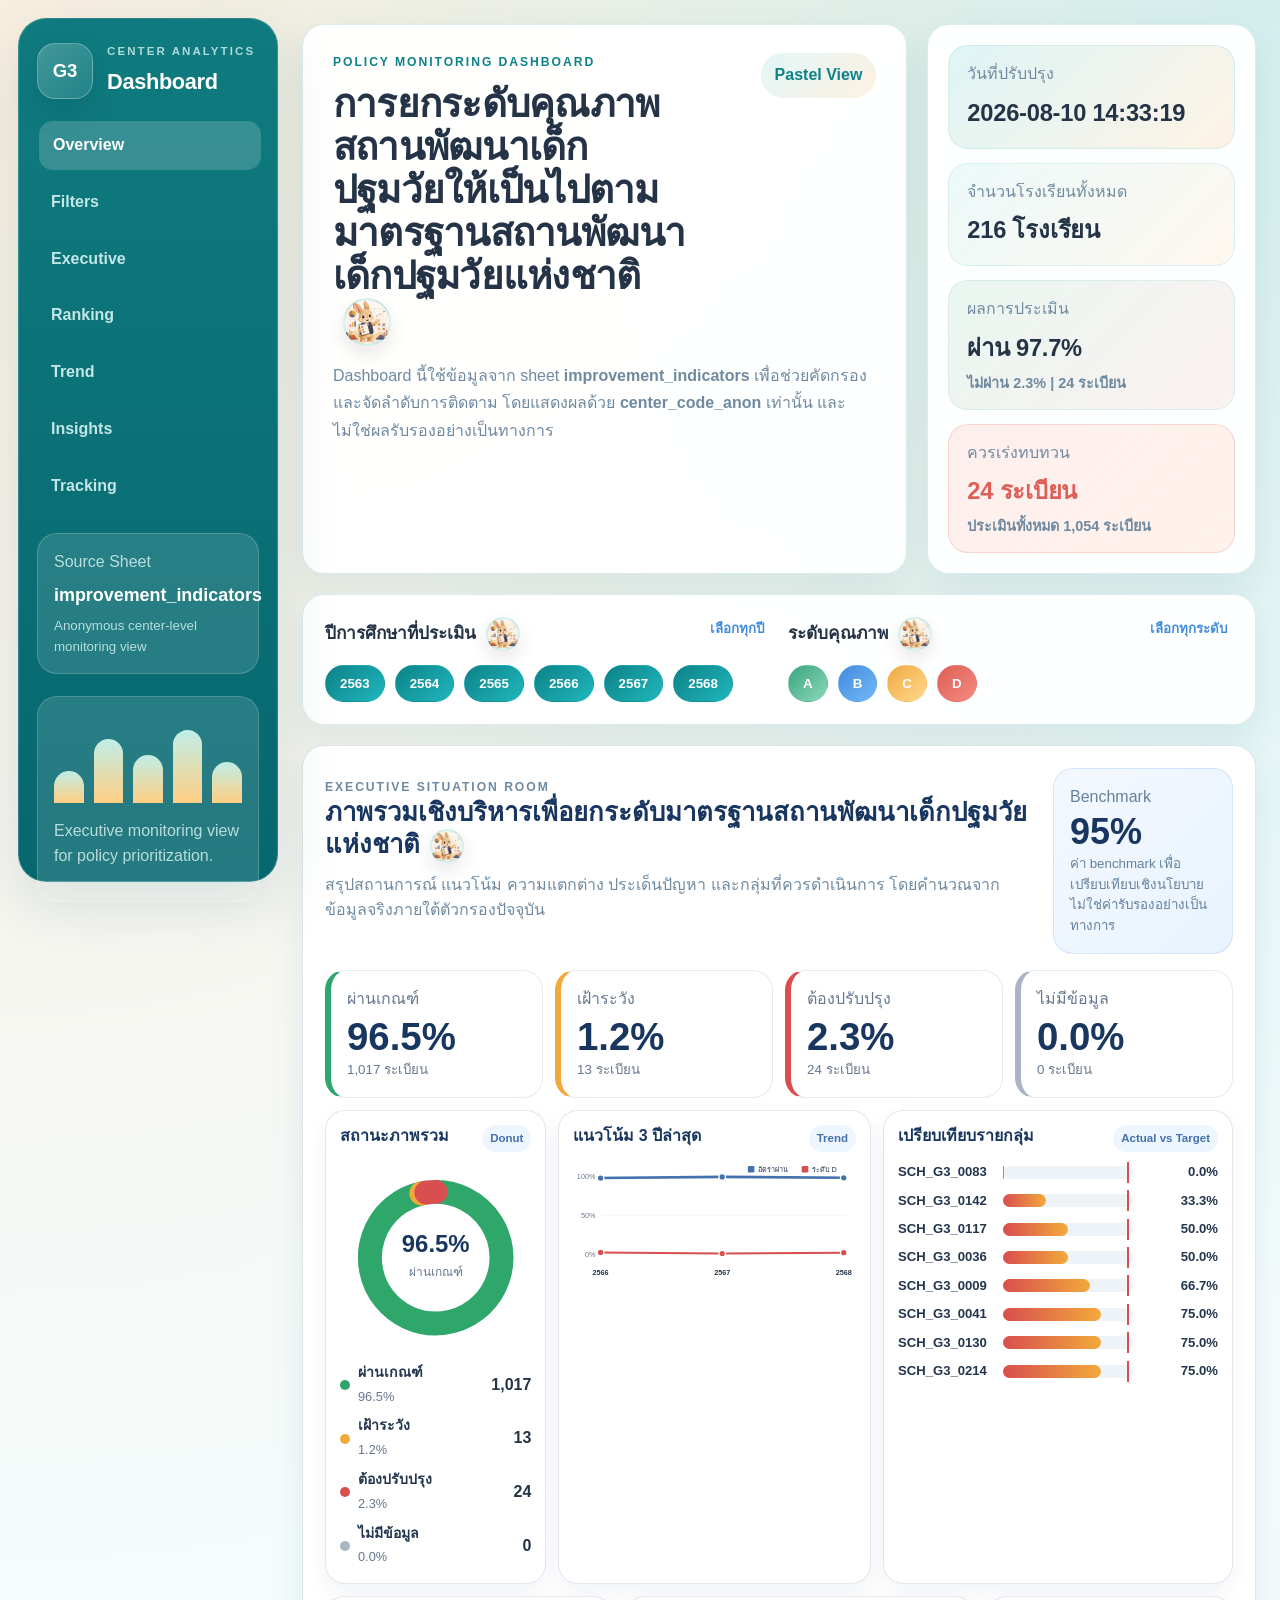
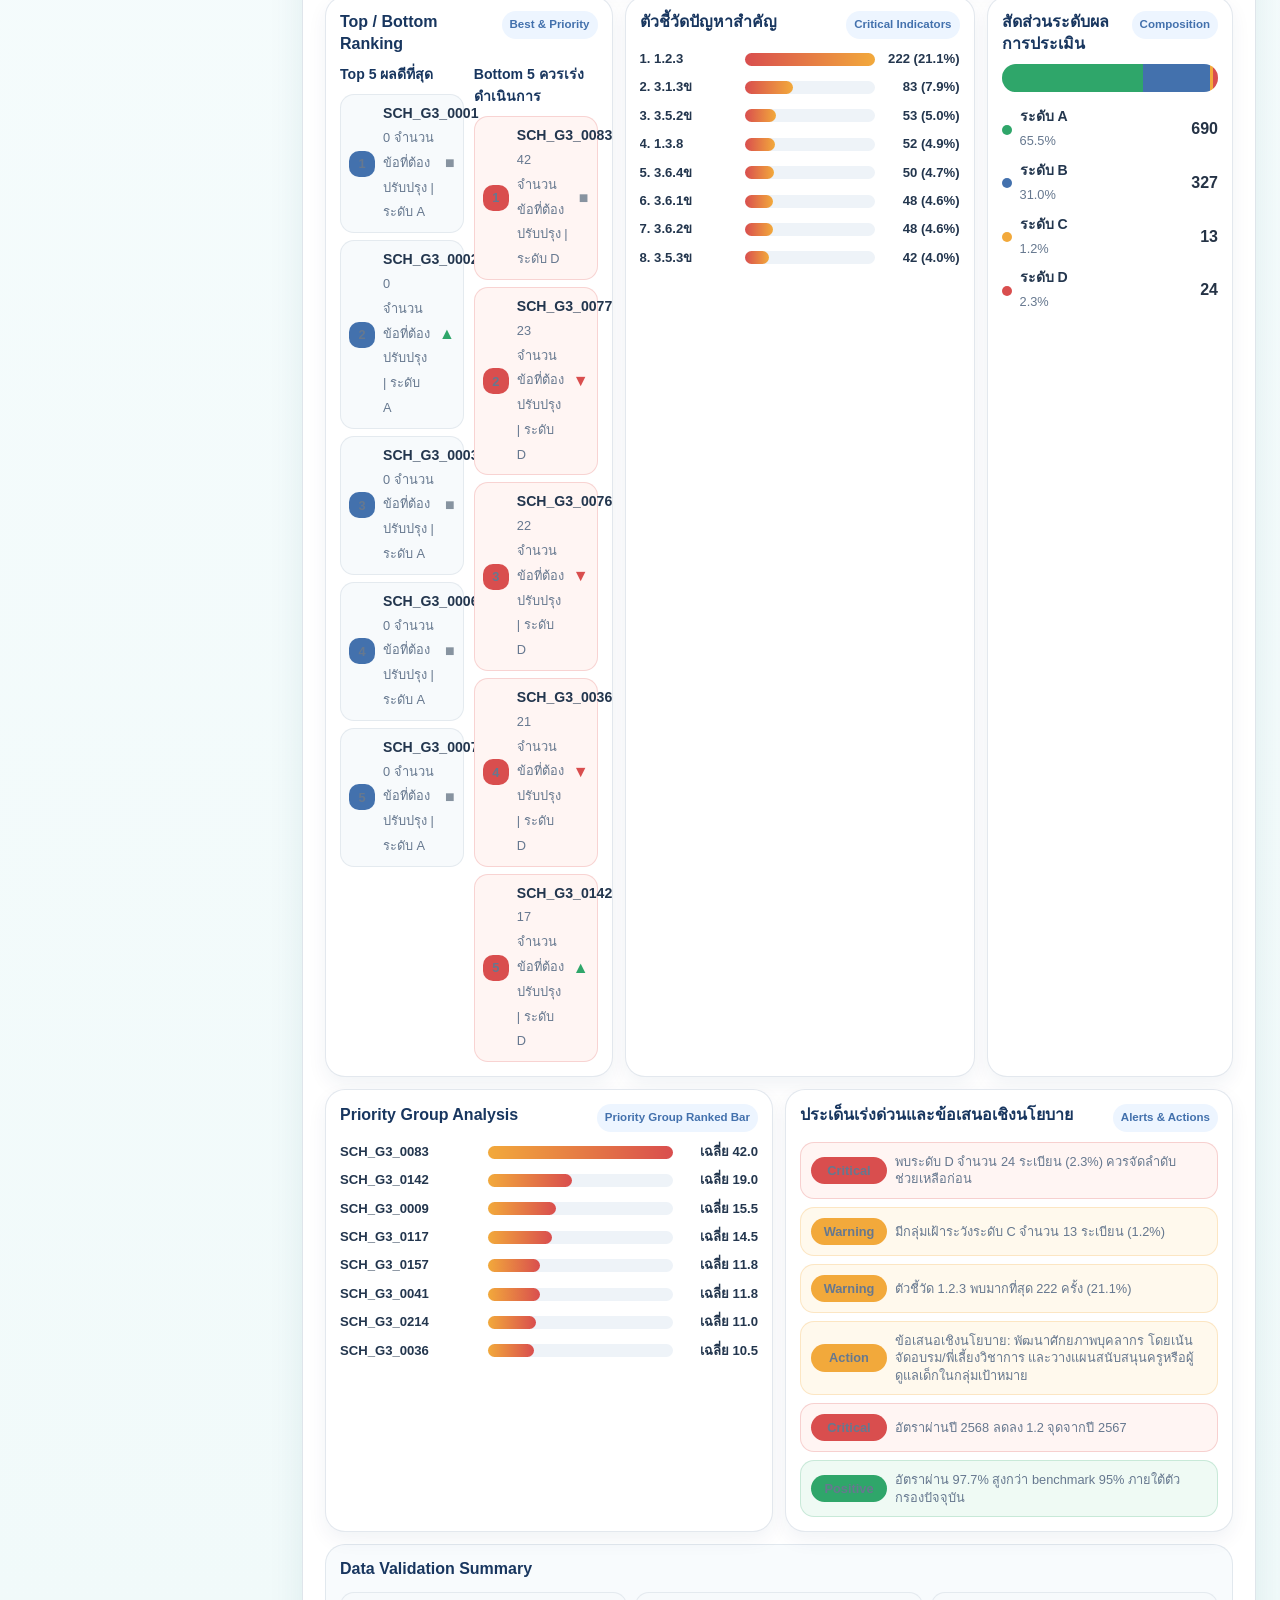
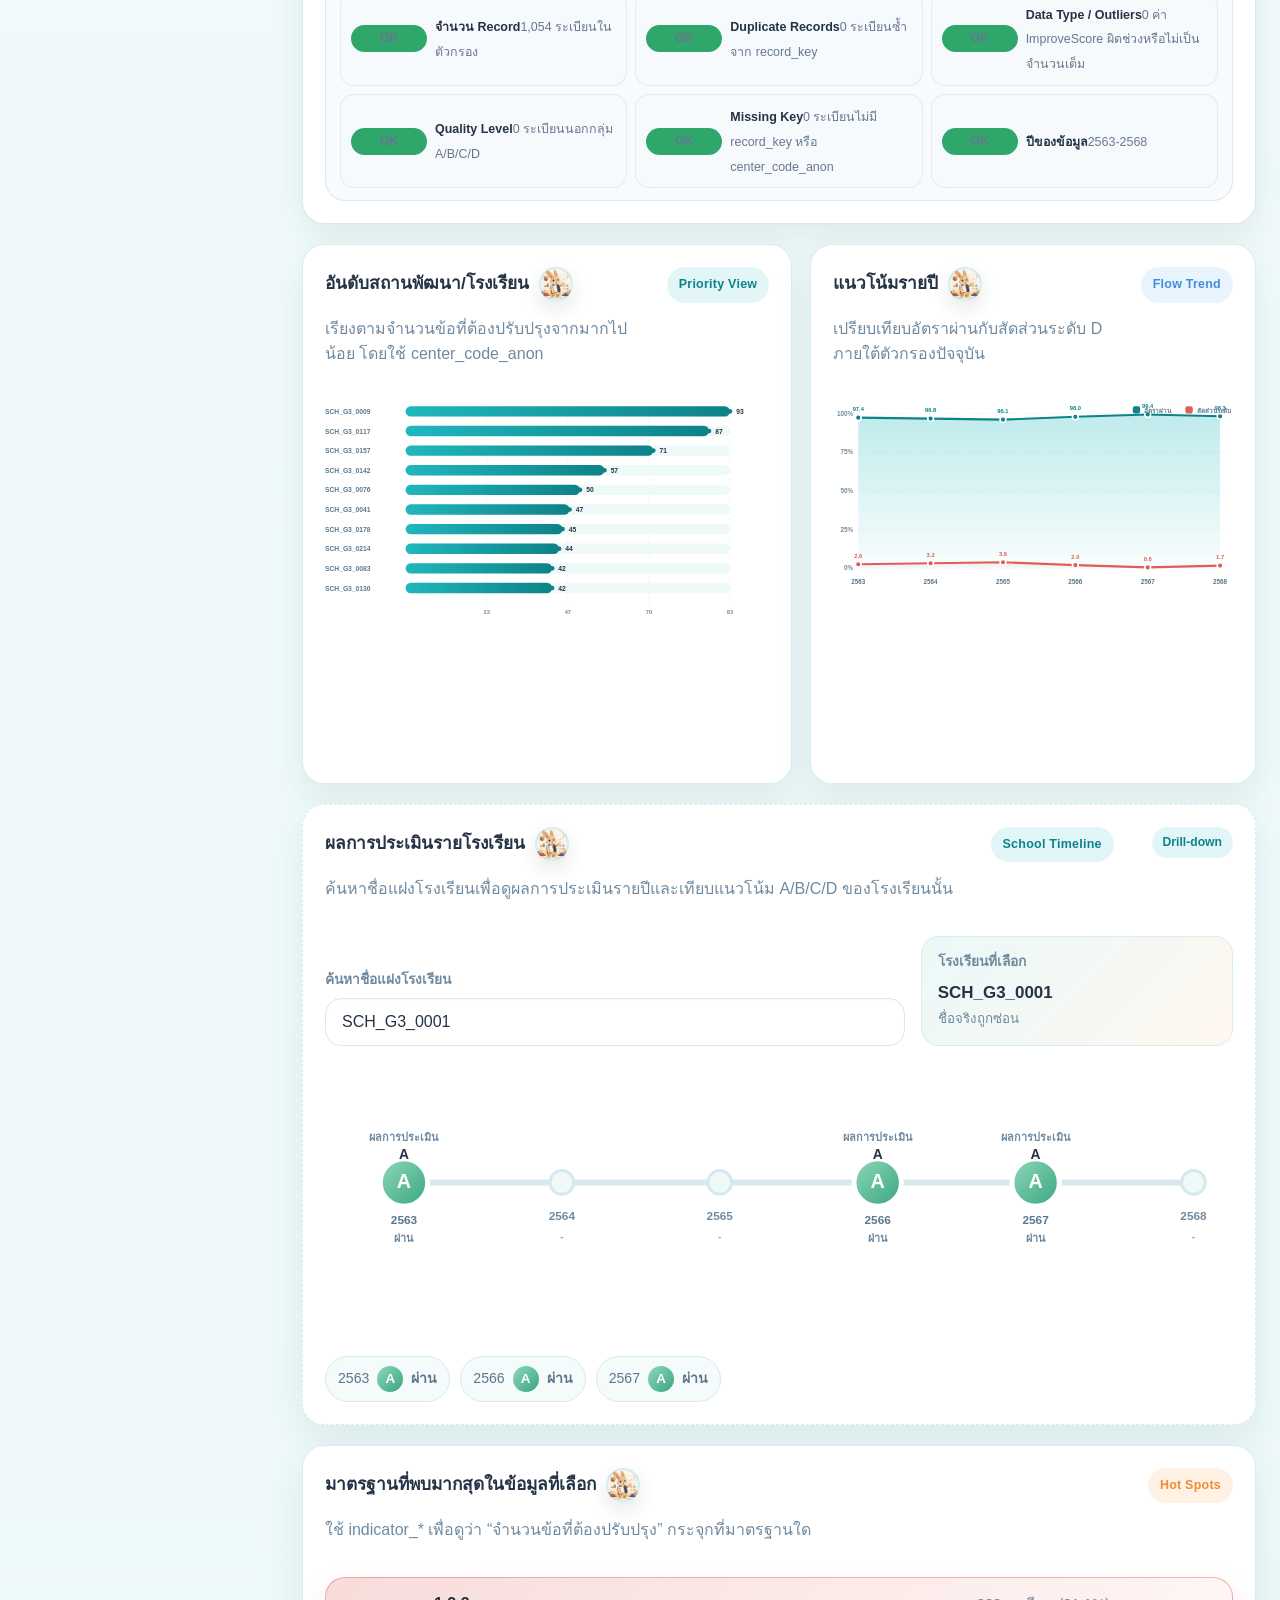
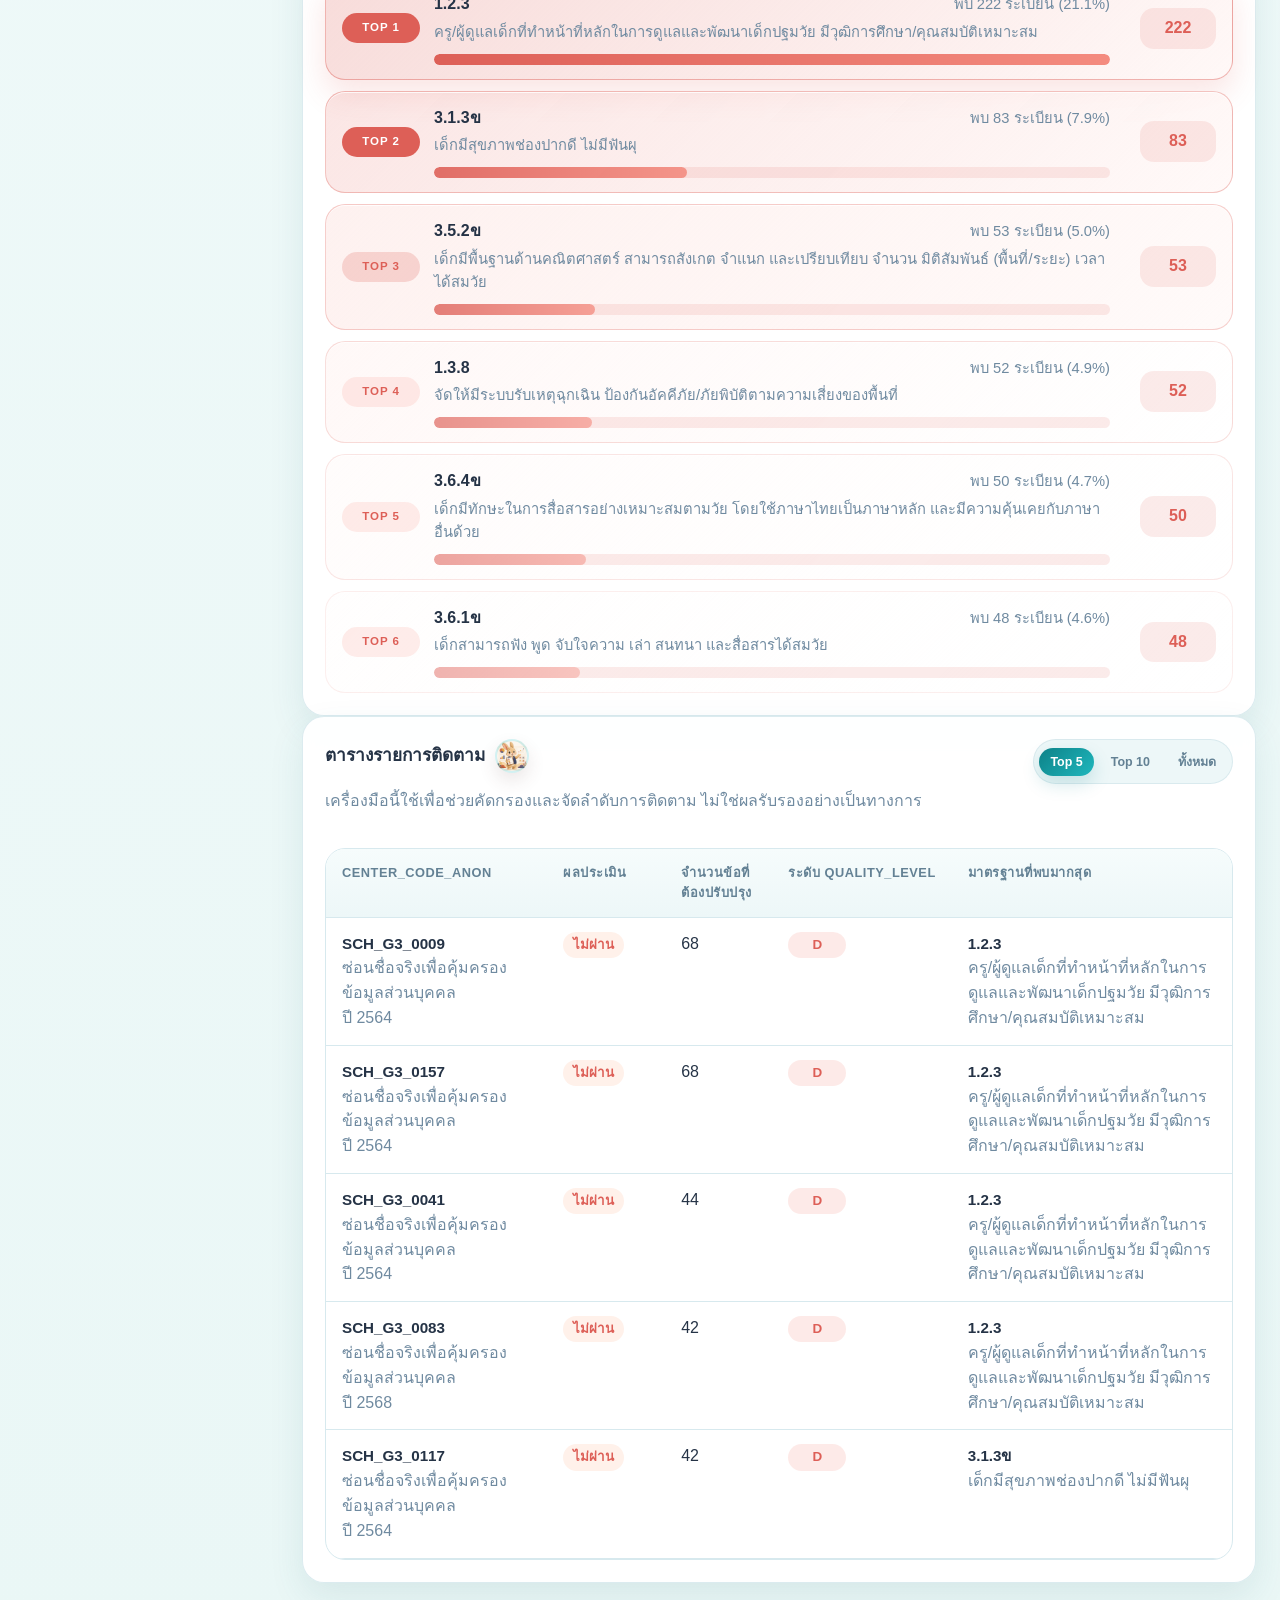
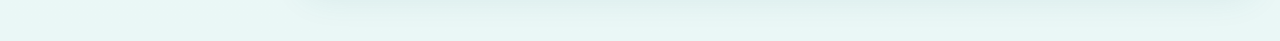
<file: index.html>
<!DOCTYPE html>
<html lang="th">
<head>
  <meta charset="UTF-8">
  <meta name="viewport" content="width=device-width, initial-scale=1.0">
  <title>Dashboard การยกระดับคุณภาพสถานพัฒนาเด็กปฐมวัย</title>
  <link rel="stylesheet" href="./styles.css">
</head>
<body>
  <div class="dashboard-layout">
    <aside class="sidebar">
      <div class="brand-block">
        <div class="brand-mark">G3</div>
        <div class="brand-copy">
          <p class="brand-label">Center Analytics</p>
          <h2>Dashboard</h2>
        </div>
      </div>

      <nav class="sidebar-nav">
        <a class="nav-item active" href="#overview">Overview</a>
        <a class="nav-item" href="#filters">Filters</a>
        <a class="nav-item" href="#executive-board">Executive</a>
        <a class="nav-item" href="#ranking">Ranking</a>
        <a class="nav-item" href="#trend">Trend</a>
        <a class="nav-item" href="#insight">Insights</a>
        <a class="nav-item" href="#table">Tracking</a>
      </nav>

      <div class="sidebar-card">
        <span>Source Sheet</span>
        <strong id="source-sheet">improvement_indicators</strong>
        <small>Anonymous center-level monitoring view</small>
      </div>

      <div class="sidebar-mini-chart">
        <div class="mini-bars">
          <span></span>
          <span></span>
          <span></span>
          <span></span>
          <span></span>
        </div>
        <p>Executive monitoring view for policy prioritization.</p>
      </div>
    </aside>

    <main class="page-shell">
      <header class="hero" id="overview">
        <div class="hero-copy surface">
          <div class="hero-topline">
            <div>
              <p class="eyebrow">Policy Monitoring Dashboard</p>
              <h1>การยกระดับคุณภาพสถานพัฒนาเด็กปฐมวัยให้เป็นไปตามมาตรฐานสถานพัฒนาเด็กปฐมวัยแห่งชาติ</h1>
            </div>
            <div class="hero-badge">Pastel View</div>
          </div>
          <p class="lede">
            Dashboard นี้ใช้ข้อมูลจาก sheet <strong>improvement_indicators</strong> เพื่อช่วยคัดกรองและจัดลำดับการติดตาม
            โดยแสดงผลด้วย <strong>center_code_anon</strong> เท่านั้น และไม่ใช่ผลรับรองอย่างเป็นทางการ
          </p>
        </div>

        <div class="hero-note surface">
          <div class="note-card emphasis">
            <span class="note-label">วันที่ปรับปรุง</span>
            <strong id="generated-at">-</strong>
          </div>
          <div class="note-card">
            <span class="note-label">จำนวนโรงเรียนทั้งหมด</span>
            <strong id="total-records">-</strong>
          </div>
          <div class="note-card pass-fail-summary">
            <span class="note-label">ผลการประเมิน</span>
            <strong id="header-pass-rate">-</strong>
            <small id="header-fail-rate">-</small>
          </div>
          <div class="note-card alert-summary">
            <span class="note-label">ควรเร่งทบทวน</span>
            <strong id="header-quality-d">-</strong>
            <small id="header-assessed-records">-</small>
          </div>
        </div>
      </header>

      <section class="filters-panel surface" id="filters">
        <div class="filter-block">
          <div class="filter-title-row">
            <h2>ปีการศึกษาที่ประเมิน</h2>
            <button id="reset-years" class="ghost-button" type="button">เลือกทุกปี</button>
          </div>
          <div id="year-filters" class="chip-group"></div>
        </div>
        <div class="filter-block">
          <div class="filter-title-row">
            <h2>ระดับคุณภาพ</h2>
            <button id="reset-quality" class="ghost-button" type="button">เลือกทุกระดับ</button>
          </div>
          <div id="quality-filters" class="chip-group"></div>
        </div>
      </section>

      <section class="executive-board surface" id="executive-board">
        <div class="executive-board-header">
          <div>
            <p class="eyebrow">Executive Situation Room</p>
            <h2>ภาพรวมเชิงบริหารเพื่อยกระดับมาตรฐานสถานพัฒนาเด็กปฐมวัยแห่งชาติ</h2>
            <p>สรุปสถานการณ์ แนวโน้ม ความแตกต่าง ประเด็นปัญหา และกลุ่มที่ควรดำเนินการ โดยคำนวณจากข้อมูลจริงภายใต้ตัวกรองปัจจุบัน</p>
          </div>
          <div class="executive-target">
            <span>Benchmark</span>
            <strong>95%</strong>
            <small>ค่า benchmark เพื่อเปรียบเทียบเชิงนโยบาย ไม่ใช่ค่ารับรองอย่างเป็นทางการ</small>
          </div>
        </div>

        <div class="exec-status-grid">
          <article class="exec-status-card positive">
            <span>ผ่านเกณฑ์</span>
            <strong id="exec-pass-percent">-</strong>
            <small id="exec-pass-count">-</small>
          </article>
          <article class="exec-status-card warning">
            <span>เฝ้าระวัง</span>
            <strong id="exec-watch-percent">-</strong>
            <small id="exec-watch-count">-</small>
          </article>
          <article class="exec-status-card critical">
            <span>ต้องปรับปรุง</span>
            <strong id="exec-critical-percent">-</strong>
            <small id="exec-critical-count">-</small>
          </article>
          <article class="exec-status-card neutral">
            <span>ไม่มีข้อมูล</span>
            <strong id="exec-nodata-percent">-</strong>
            <small id="exec-nodata-count">-</small>
          </article>
        </div>

        <div class="exec-grid-main">
          <article class="exec-panel status-overview">
            <div class="exec-panel-title">
              <h3>สถานะภาพรวม</h3>
              <span>Donut</span>
            </div>
            <div id="exec-status-donut" class="exec-chart"></div>
          </article>

          <article class="exec-panel">
            <div class="exec-panel-title">
              <h3>แนวโน้ม 3 ปีล่าสุด</h3>
              <span>Trend</span>
            </div>
            <div id="exec-trend-chart" class="exec-chart"></div>
          </article>

          <article class="exec-panel">
            <div class="exec-panel-title">
              <h3>เปรียบเทียบรายกลุ่ม</h3>
              <span>Actual vs Target</span>
            </div>
            <div id="exec-category-chart" class="exec-chart"></div>
          </article>
        </div>

        <div class="exec-grid-secondary">
          <article class="exec-panel">
            <div class="exec-panel-title">
              <h3>Top / Bottom Ranking</h3>
              <span>Best & Priority</span>
            </div>
            <div id="exec-ranking-panel" class="exec-ranking-panel"></div>
          </article>

          <article class="exec-panel">
            <div class="exec-panel-title">
              <h3>ตัวชี้วัดปัญหาสำคัญ</h3>
              <span>Critical Indicators</span>
            </div>
            <div id="exec-critical-indicators" class="exec-chart"></div>
          </article>

          <article class="exec-panel">
            <div class="exec-panel-title">
              <h3>สัดส่วนระดับผลการประเมิน</h3>
              <span>Composition</span>
            </div>
            <div id="exec-composition-chart" class="exec-chart"></div>
          </article>
        </div>

        <div class="exec-grid-tertiary">
          <article class="exec-panel">
            <div class="exec-panel-title">
              <h3>Priority Group Analysis</h3>
              <span id="exec-geo-mode">Ranked Bar</span>
            </div>
            <div id="exec-geo-analysis" class="exec-chart"></div>
          </article>

          <article class="exec-panel executive-alerts">
            <div class="exec-panel-title">
              <h3>ประเด็นเร่งด่วนและข้อเสนอเชิงนโยบาย</h3>
              <span>Alerts & Actions</span>
            </div>
            <div id="exec-alerts" class="exec-alert-list"></div>
          </article>
        </div>

        <div class="exec-validation compact-validation">
          <h3>Data Validation Summary</h3>
          <div id="exec-validation-list" class="validation-list"></div>
        </div>
      </section>

      <section class="kpi-grid secondary-kpi">
        <article class="kpi-card surface teal">
          <span class="kpi-label">ระเบียนทั้งหมดในตัวกรอง</span>
          <strong id="kpi-total" class="kpi-value">-</strong>
        </article>
        <article class="kpi-card surface blue">
          <span class="kpi-label">อัตราผ่าน</span>
          <strong id="kpi-pass-rate" class="kpi-value">-</strong>
        </article>
        <article class="kpi-card surface amber alert">
          <span class="kpi-label">จำนวนระดับ D / ควรเร่งทบทวน</span>
          <strong id="kpi-quality-d" class="kpi-value">-</strong>
        </article>
      </section>

      <section class="surface policy-action-card is-hidden" id="policy-action" aria-hidden="true">
        <div class="chart-header">
          <div>
            <h2>Policy Action Dashboard</h2>
            <p>สรุปมุมมองสำหรับผู้บริหารระดับนโยบาย เพื่อช่วยจัดลำดับพื้นที่ กลุ่มเป้าหมาย และมาตรการยกระดับคุณภาพภายใต้ตัวกรองปัจจุบัน</p>
          </div>
          <div class="chart-accent amber">Action View</div>
        </div>

        <div class="policy-metrics">
          <article class="policy-metric">
            <span>ควรเร่งดูแล</span>
            <strong id="policy-risk-centers">-</strong>
            <small>ระดับ D หรือ ImproveScore สูงมาก</small>
          </article>
          <article class="policy-metric">
            <span>ควรเฝ้าระวัง</span>
            <strong id="policy-watch-centers">-</strong>
            <small>ระดับ C หรือมีจำนวนข้อที่ต้องปรับปรุงระดับกลาง</small>
          </article>
          <article class="policy-metric">
            <span>ค่าเฉลี่ยจำนวนข้อที่ต้องปรับปรุง</span>
            <strong id="policy-avg-score">-</strong>
            <small>ใช้ประกอบการวางแผนทรัพยากร</small>
          </article>
          <article class="policy-metric">
            <span>มาตรการที่ควรให้ความสำคัญ</span>
            <strong id="policy-resource-theme">-</strong>
            <small>คำนวณจากมาตรฐานที่พบมากสุด</small>
          </article>
        </div>

        <div class="policy-grid">
          <article class="policy-panel">
            <h3>พื้นที่/กลุ่มเป้าหมายที่ควรจัดลำดับ</h3>
            <div id="policy-priority-list" class="policy-list"></div>
          </article>
          <article class="policy-panel">
            <h3>ประเด็นมาตรฐานที่ควรลงมือก่อน</h3>
            <div id="policy-issue-list" class="policy-list"></div>
          </article>
          <article class="policy-panel">
            <h3>ข้อเสนอจัดสรรทรัพยากร</h3>
            <div id="policy-action-list" class="policy-list"></div>
          </article>
        </div>

        <p class="policy-note">หมายเหตุ: ส่วนนี้เป็นเครื่องมือช่วยคัดกรอง/จัดลำดับเชิงนโยบาย ไม่ใช่ผลรับรองอย่างเป็นทางการ และยังคงใช้ center_code_anon เพื่อคุ้มครองข้อมูลส่วนบุคคล</p>
      </section>

      <section class="viz-grid">
        <article class="surface chart-card" id="ranking">
          <div class="chart-header">
            <div>
              <h2>อันดับสถานพัฒนา/โรงเรียน</h2>
              <p>เรียงตามจำนวนข้อที่ต้องปรับปรุงจากมากไปน้อย โดยใช้ center_code_anon</p>
            </div>
            <div class="chart-accent teal">Priority View</div>
          </div>
          <div id="ranking-chart" class="chart-area compact-bars"></div>
        </article>

        <article class="surface chart-card" id="trend">
          <div class="chart-header">
            <div>
              <h2>แนวโน้มรายปี</h2>
              <p>เปรียบเทียบอัตราผ่านกับสัดส่วนระดับ D ภายใต้ตัวกรองปัจจุบัน</p>
            </div>
            <div class="chart-accent blue">Flow Trend</div>
          </div>
          <div id="yearly-chart" class="chart-area line-focus"></div>
        </article>
      </section>

      <section class="surface school-timeline-card analyst-drilldown" id="school-timeline">
        <div class="chart-header">
          <div>
            <h2>ผลการประเมินรายโรงเรียน</h2>
            <p>ค้นหาชื่อแฝงโรงเรียนเพื่อดูผลการประเมินรายปีและเทียบแนวโน้ม A/B/C/D ของโรงเรียนนั้น</p>
          </div>
          <div class="chart-accent teal">School Timeline</div>
        </div>

        <div class="school-toolbar">
          <div class="search-block">
            <label for="school-search">ค้นหาชื่อแฝงโรงเรียน</label>
            <input id="school-search" type="search" list="school-options" placeholder="พิมพ์ชื่อแฝงโรงเรียน..." autocomplete="off">
            <datalist id="school-options"></datalist>
          </div>
          <div class="selected-school-summary">
            <span>โรงเรียนที่เลือก</span>
            <strong id="selected-school-name">-</strong>
            <small id="selected-school-code">-</small>
          </div>
        </div>

        <div id="school-timeline-chart" class="chart-area school-timeline-area"></div>
        <div id="school-timeline-summary" class="school-timeline-summary"></div>
      </section>

      <section class="surface insight-card" id="insight">
        <div class="chart-header">
          <div>
            <h2>มาตรฐานที่พบมากสุดในข้อมูลที่เลือก</h2>
            <p>ใช้ indicator_* เพื่อดูว่า “จำนวนข้อที่ต้องปรับปรุง” กระจุกที่มาตรฐานใด</p>
          </div>
          <div class="chart-accent amber">Hot Spots</div>
        </div>
        <div id="top-indicators" class="top-indicators"></div>
      </section>

      <section class="surface table-card" id="table">
        <div class="chart-header">
          <div>
            <h2>ตารางรายการติดตาม</h2>
            <p>เครื่องมือนี้ใช้เพื่อช่วยคัดกรองและจัดลำดับการติดตาม ไม่ใช่ผลรับรองอย่างเป็นทางการ</p>
          </div>
          <div class="table-limit-toggle" role="group" aria-label="เลือกจำนวนรายการติดตาม">
            <button class="limit-button active" type="button" data-table-limit="5">Top 5</button>
            <button class="limit-button" type="button" data-table-limit="10">Top 10</button>
            <button class="limit-button" type="button" data-table-limit="all">ทั้งหมด</button>
          </div>
        </div>
        <div class="table-wrap">
          <table>
            <thead>
              <tr>
                <th>center_code_anon</th>
                <th>ผลประเมิน</th>
                <th>จำนวนข้อที่ต้องปรับปรุง</th>
                <th>ระดับ Quality_level</th>
                <th>มาตรฐานที่พบมากสุด</th>
              </tr>
            </thead>
            <tbody id="tracking-table-body"></tbody>
          </table>
        </div>
      </section>
    </main>
  </div>

  <script src="./data.js"></script>
  <script src="./app.js"></script>
</body>
</html>
</file>
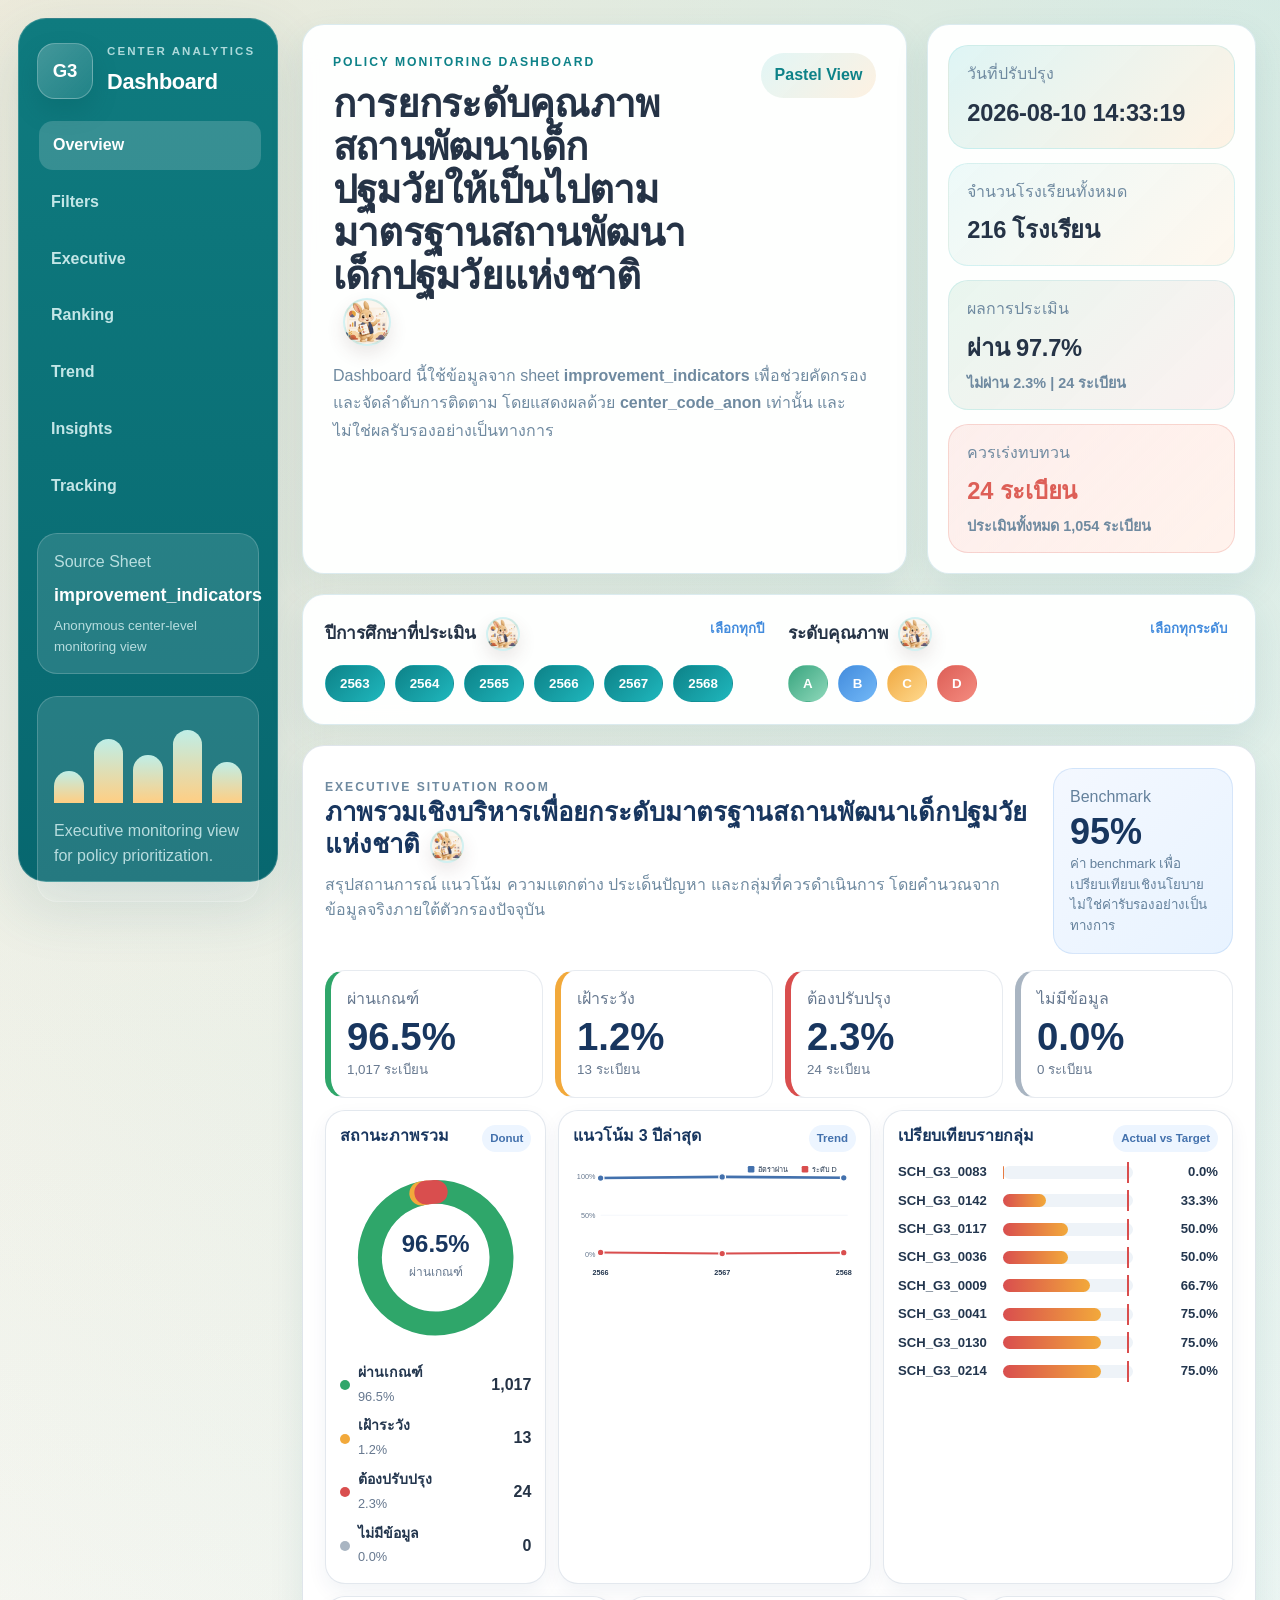
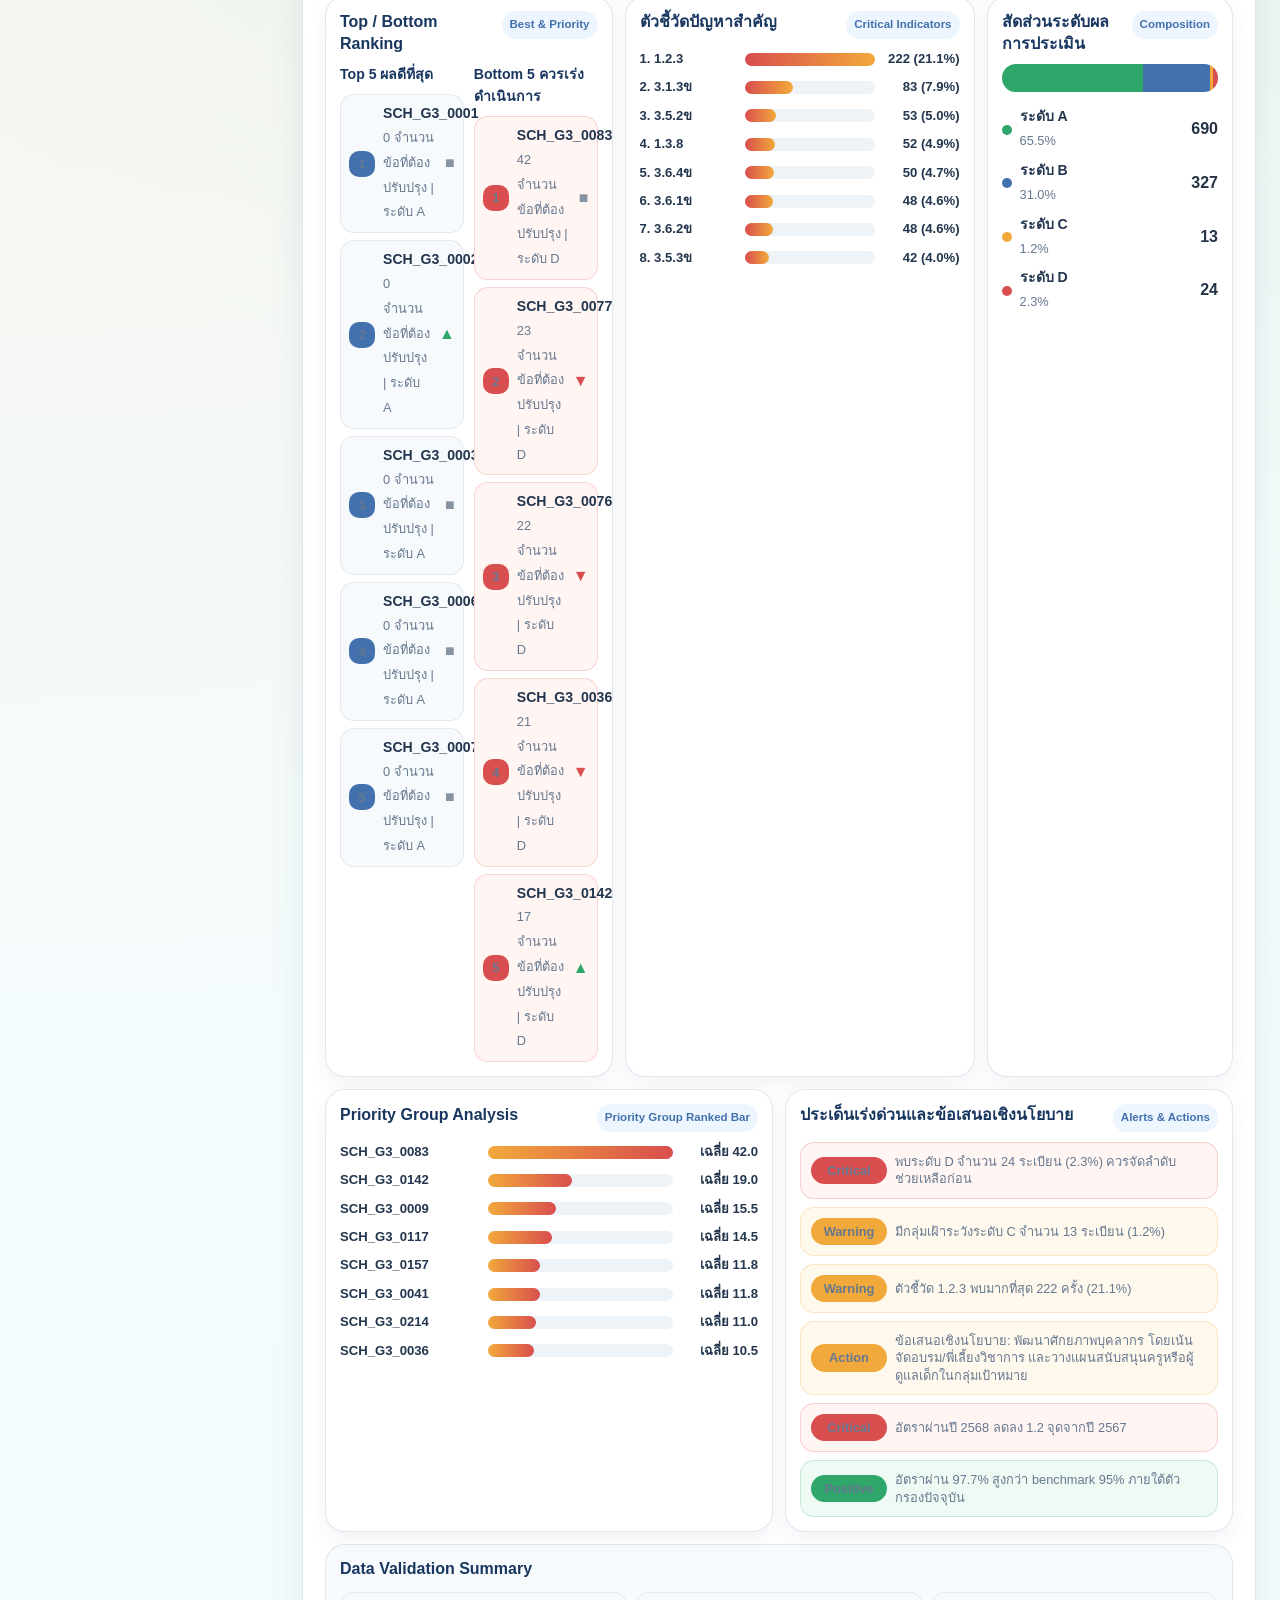
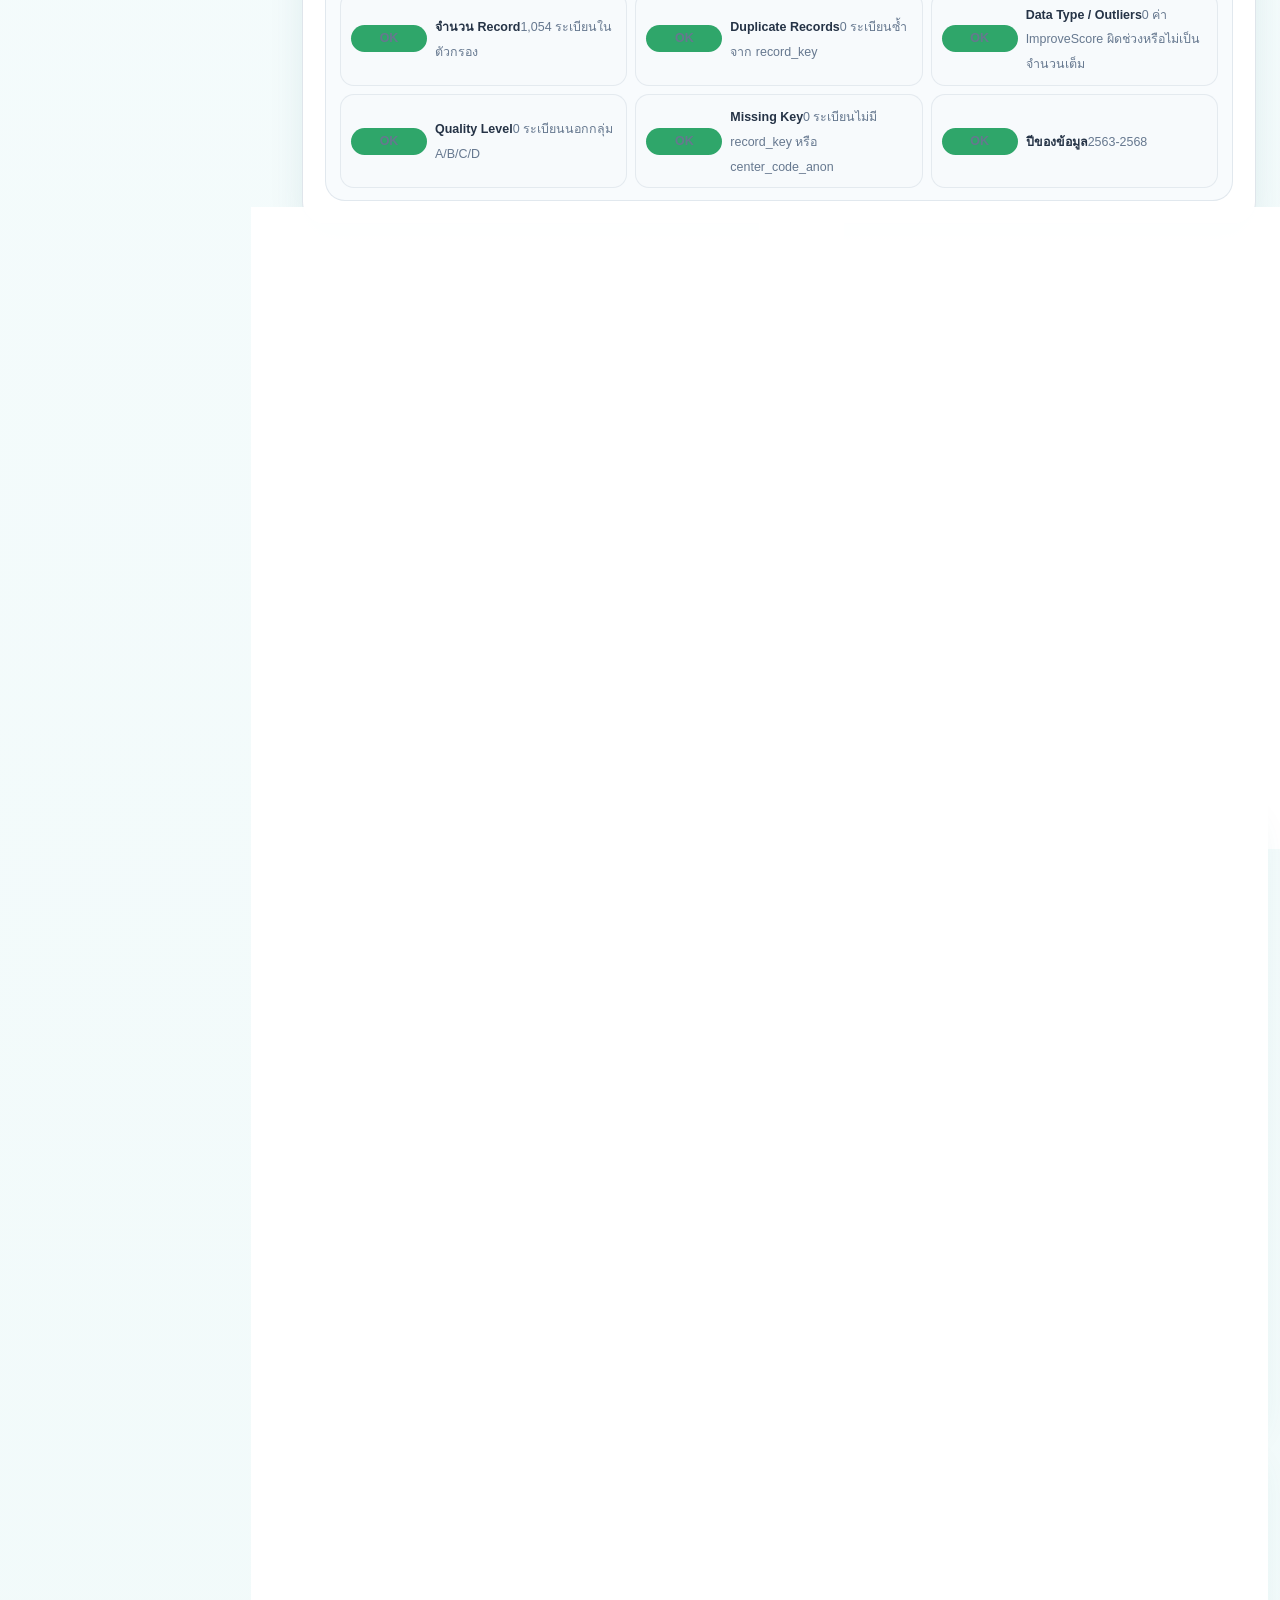
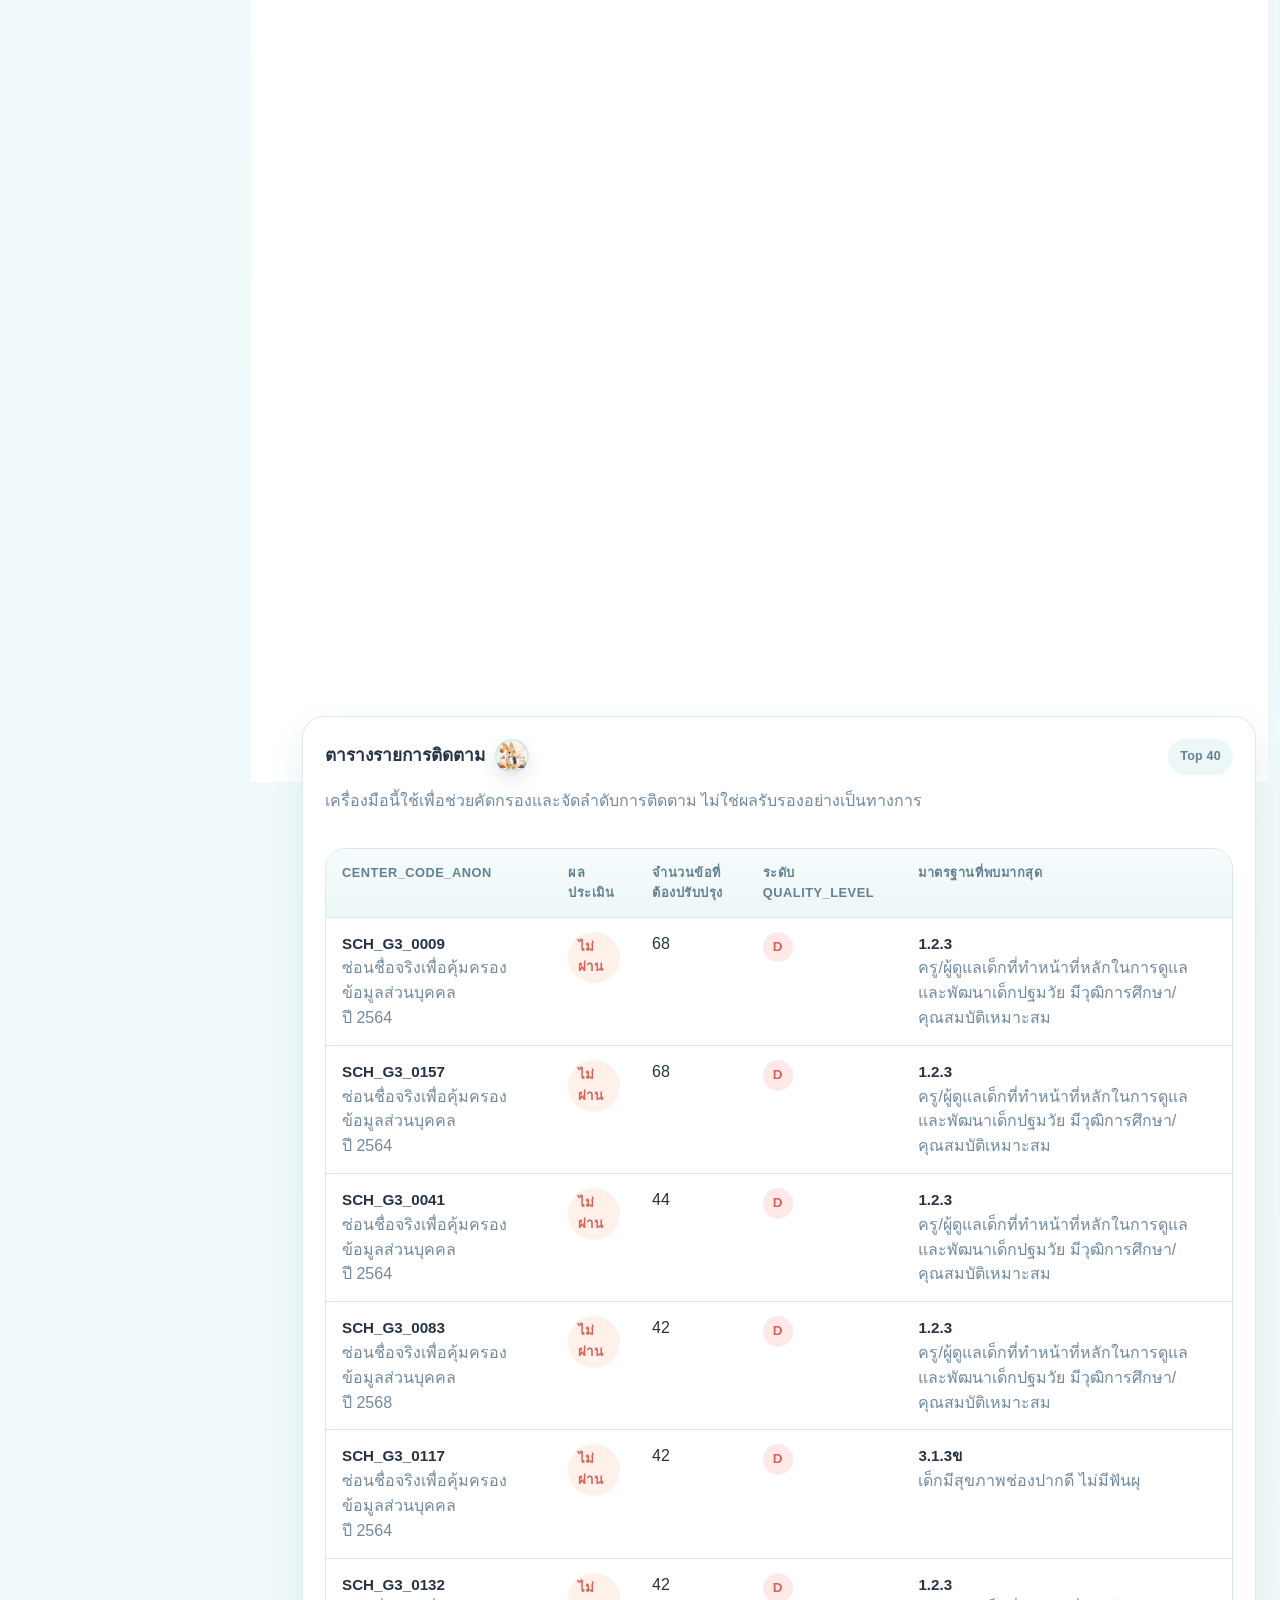
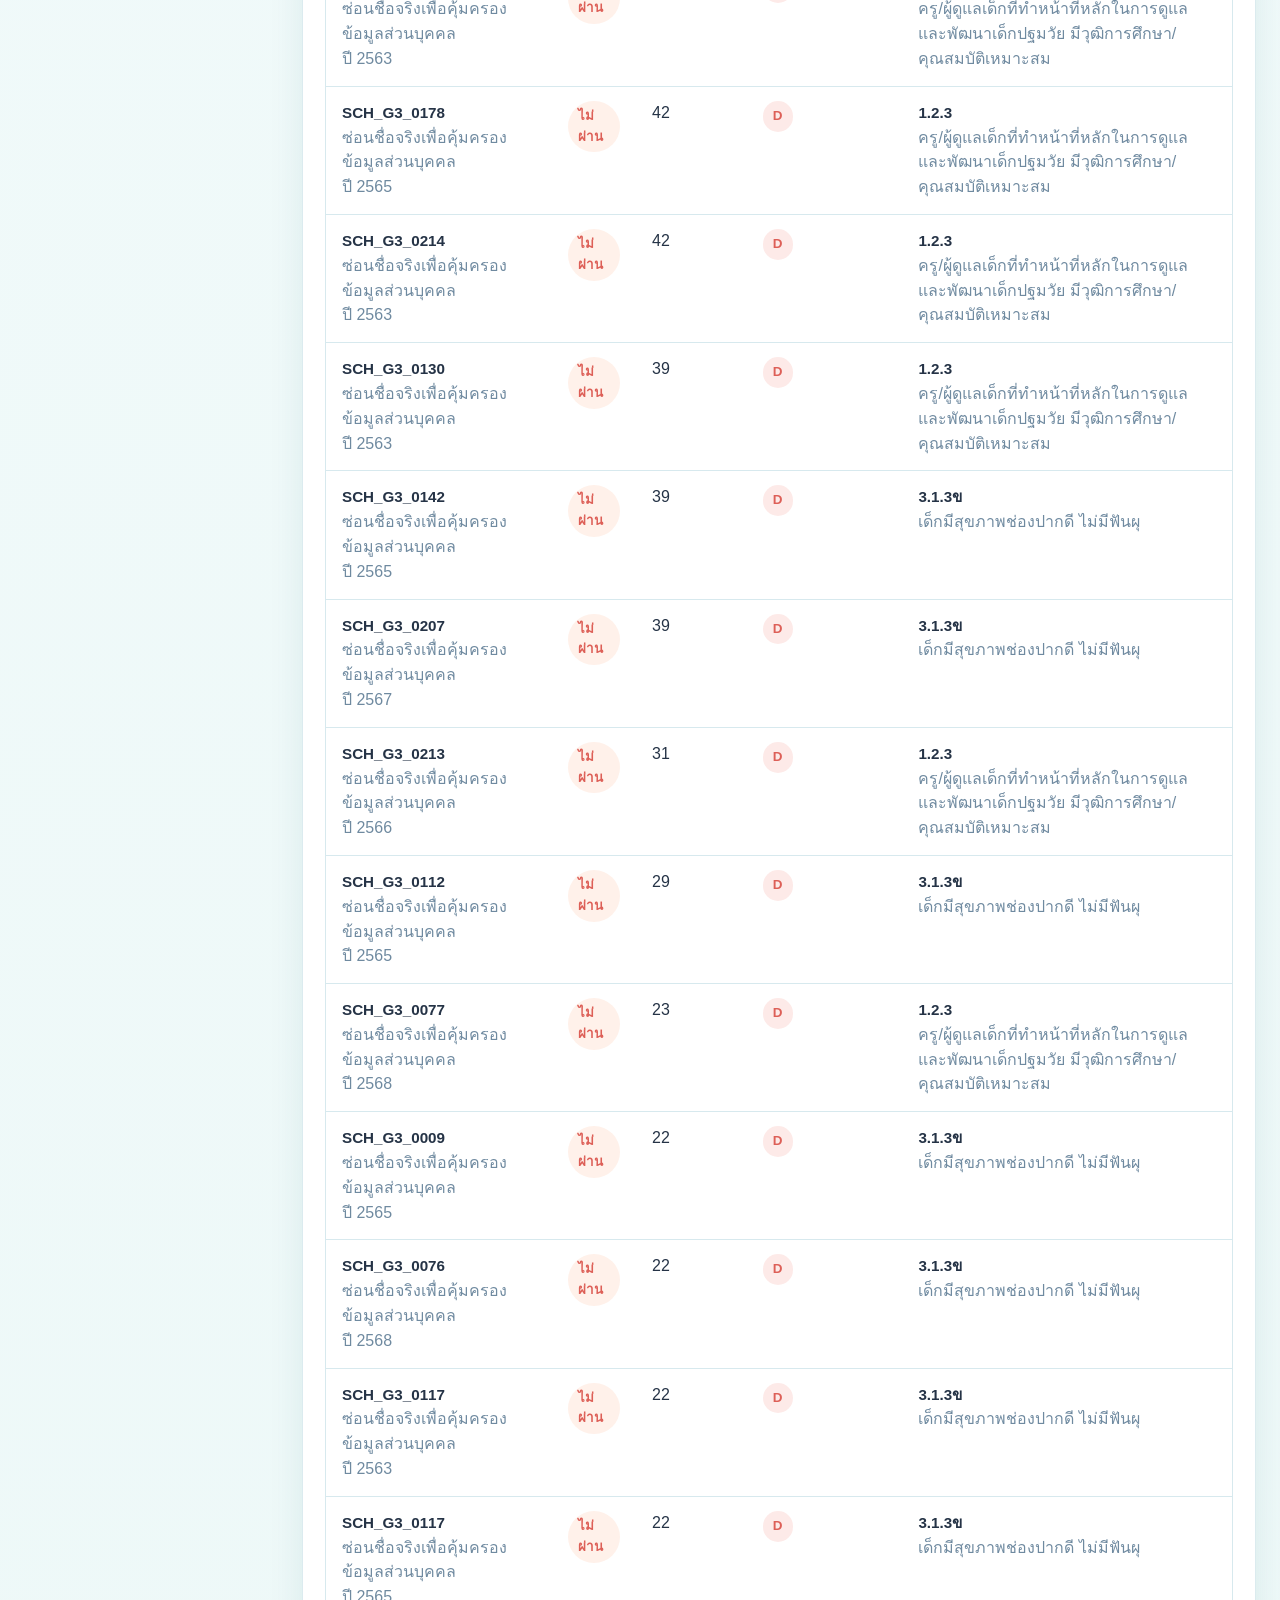
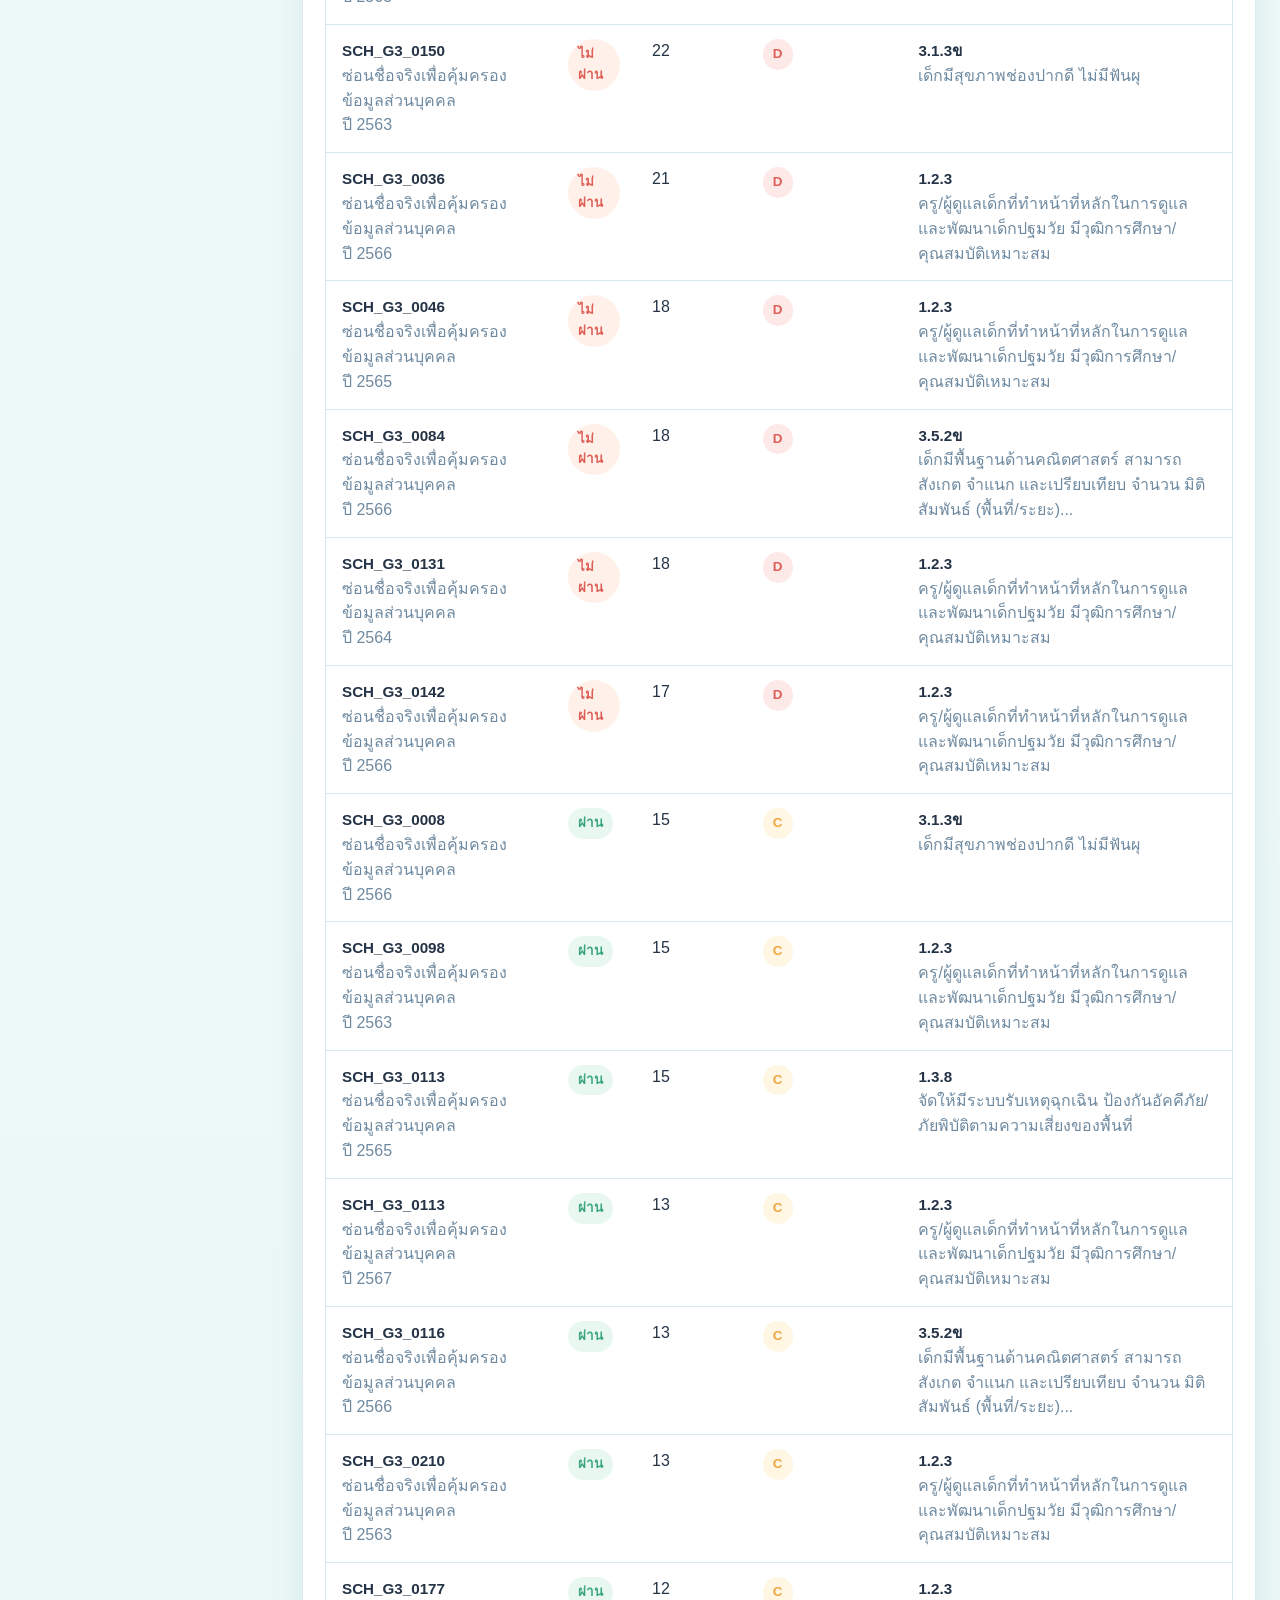
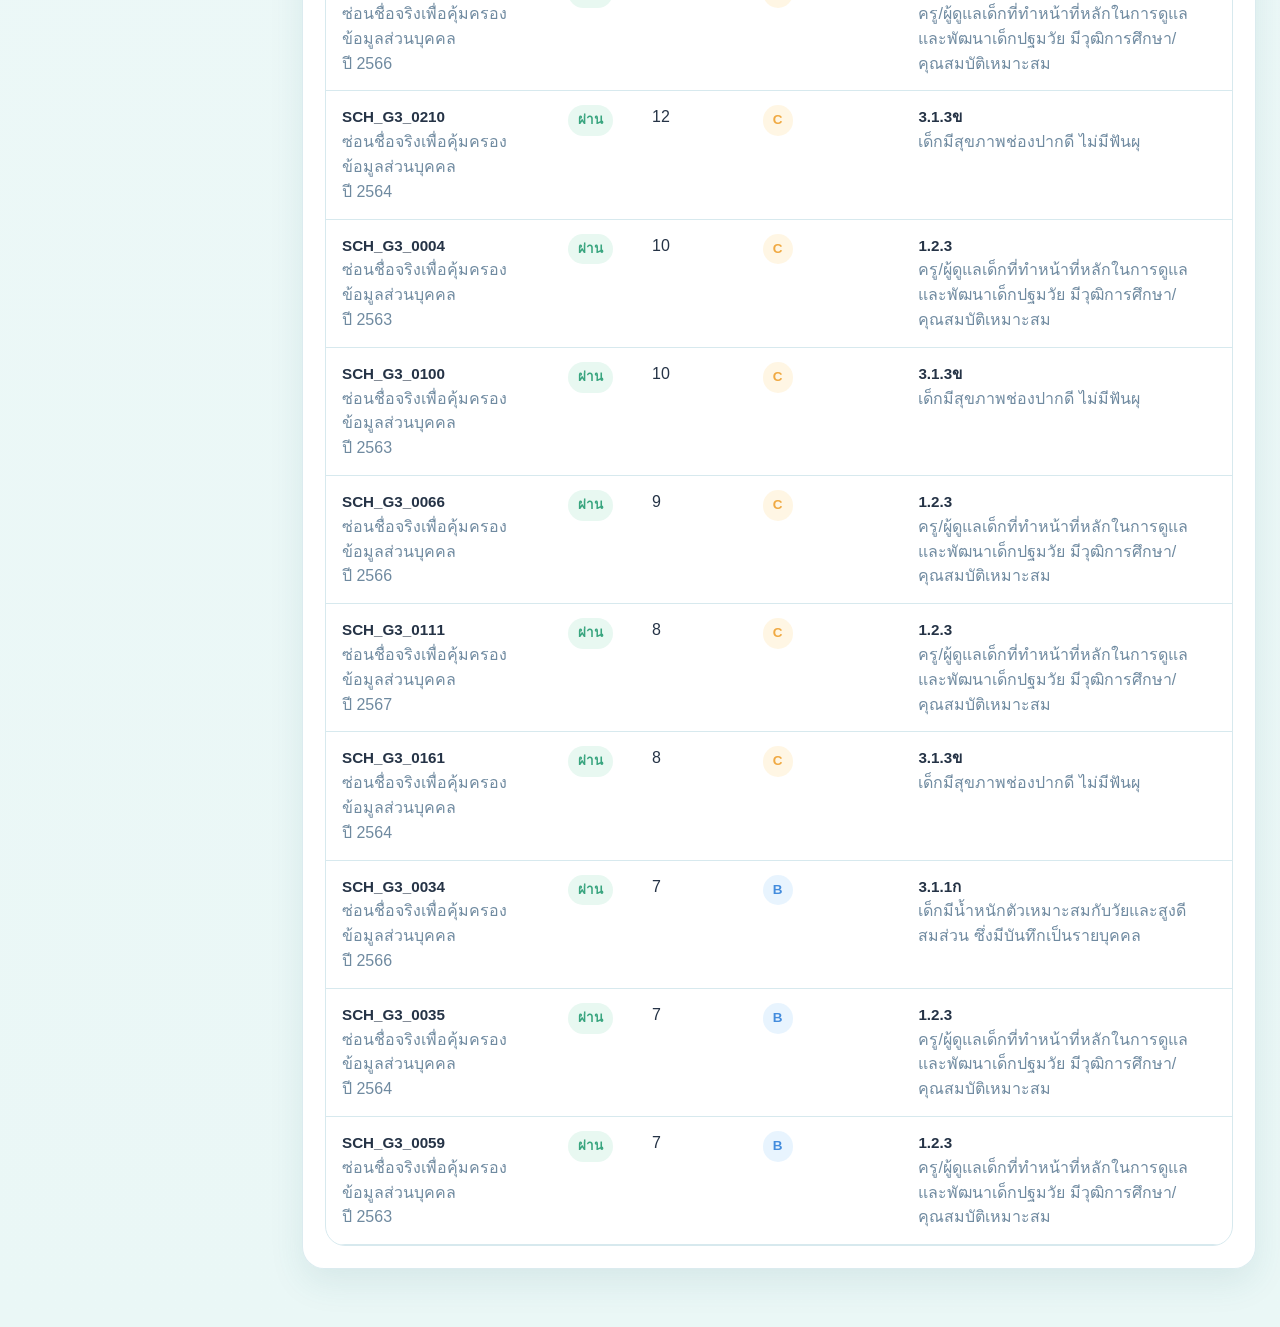
<file: dashboard/index.html>
<!DOCTYPE html>
<html lang="th">
<head>
  <meta charset="UTF-8">
  <meta name="viewport" content="width=device-width, initial-scale=1.0">
  <title>Dashboard การยกระดับคุณภาพสถานพัฒนาเด็กปฐมวัย</title>
  <link rel="stylesheet" href="./styles.css">
</head>
<body>
  <div class="dashboard-layout">
    <aside class="sidebar">
      <div class="brand-block">
        <div class="brand-mark">G3</div>
        <div class="brand-copy">
          <p class="brand-label">Center Analytics</p>
          <h2>Dashboard</h2>
        </div>
      </div>

      <nav class="sidebar-nav">
        <a class="nav-item active" href="#overview">Overview</a>
        <a class="nav-item" href="#filters">Filters</a>
        <a class="nav-item" href="#executive-board">Executive</a>
        <a class="nav-item" href="#ranking">Ranking</a>
        <a class="nav-item" href="#trend">Trend</a>
        <a class="nav-item" href="#insight">Insights</a>
        <a class="nav-item" href="#table">Tracking</a>
      </nav>

      <div class="sidebar-card">
        <span>Source Sheet</span>
        <strong id="source-sheet">improvement_indicators</strong>
        <small>Anonymous center-level monitoring view</small>
      </div>

      <div class="sidebar-mini-chart">
        <div class="mini-bars">
          <span></span>
          <span></span>
          <span></span>
          <span></span>
          <span></span>
        </div>
        <p>Executive monitoring view for policy prioritization.</p>
      </div>
    </aside>

    <main class="page-shell">
      <header class="hero" id="overview">
        <div class="hero-copy surface">
          <div class="hero-topline">
            <div>
              <p class="eyebrow">Policy Monitoring Dashboard</p>
              <h1>การยกระดับคุณภาพสถานพัฒนาเด็กปฐมวัยให้เป็นไปตามมาตรฐานสถานพัฒนาเด็กปฐมวัยแห่งชาติ</h1>
            </div>
            <div class="hero-badge">Pastel View</div>
          </div>
          <p class="lede">
            Dashboard นี้ใช้ข้อมูลจาก sheet <strong>improvement_indicators</strong> เพื่อช่วยคัดกรองและจัดลำดับการติดตาม
            โดยแสดงผลด้วย <strong>center_code_anon</strong> เท่านั้น และไม่ใช่ผลรับรองอย่างเป็นทางการ
          </p>
        </div>

        <div class="hero-note surface">
          <div class="note-card emphasis">
            <span class="note-label">วันที่ปรับปรุง</span>
            <strong id="generated-at">-</strong>
          </div>
          <div class="note-card">
            <span class="note-label">จำนวนโรงเรียนทั้งหมด</span>
            <strong id="total-records">-</strong>
          </div>
          <div class="note-card pass-fail-summary">
            <span class="note-label">ผลการประเมิน</span>
            <strong id="header-pass-rate">-</strong>
            <small id="header-fail-rate">-</small>
          </div>
          <div class="note-card alert-summary">
            <span class="note-label">ควรเร่งทบทวน</span>
            <strong id="header-quality-d">-</strong>
            <small id="header-assessed-records">-</small>
          </div>
        </div>
      </header>

      <section class="filters-panel surface" id="filters">
        <div class="filter-block">
          <div class="filter-title-row">
            <h2>ปีการศึกษาที่ประเมิน</h2>
            <button id="reset-years" class="ghost-button" type="button">เลือกทุกปี</button>
          </div>
          <div id="year-filters" class="chip-group"></div>
        </div>
        <div class="filter-block">
          <div class="filter-title-row">
            <h2>ระดับคุณภาพ</h2>
            <button id="reset-quality" class="ghost-button" type="button">เลือกทุกระดับ</button>
          </div>
          <div id="quality-filters" class="chip-group"></div>
        </div>
      </section>

      <section class="executive-board surface" id="executive-board">
        <div class="executive-board-header">
          <div>
            <p class="eyebrow">Executive Situation Room</p>
            <h2>ภาพรวมเชิงบริหารเพื่อยกระดับมาตรฐานสถานพัฒนาเด็กปฐมวัยแห่งชาติ</h2>
            <p>สรุปสถานการณ์ แนวโน้ม ความแตกต่าง ประเด็นปัญหา และกลุ่มที่ควรดำเนินการ โดยคำนวณจากข้อมูลจริงภายใต้ตัวกรองปัจจุบัน</p>
          </div>
          <div class="executive-target">
            <span>Benchmark</span>
            <strong>95%</strong>
            <small>ค่า benchmark เพื่อเปรียบเทียบเชิงนโยบาย ไม่ใช่ค่ารับรองอย่างเป็นทางการ</small>
          </div>
        </div>

        <div class="exec-status-grid">
          <article class="exec-status-card positive">
            <span>ผ่านเกณฑ์</span>
            <strong id="exec-pass-percent">-</strong>
            <small id="exec-pass-count">-</small>
          </article>
          <article class="exec-status-card warning">
            <span>เฝ้าระวัง</span>
            <strong id="exec-watch-percent">-</strong>
            <small id="exec-watch-count">-</small>
          </article>
          <article class="exec-status-card critical">
            <span>ต้องปรับปรุง</span>
            <strong id="exec-critical-percent">-</strong>
            <small id="exec-critical-count">-</small>
          </article>
          <article class="exec-status-card neutral">
            <span>ไม่มีข้อมูล</span>
            <strong id="exec-nodata-percent">-</strong>
            <small id="exec-nodata-count">-</small>
          </article>
        </div>

        <div class="exec-grid-main">
          <article class="exec-panel status-overview">
            <div class="exec-panel-title">
              <h3>สถานะภาพรวม</h3>
              <span>Donut</span>
            </div>
            <div id="exec-status-donut" class="exec-chart"></div>
          </article>

          <article class="exec-panel">
            <div class="exec-panel-title">
              <h3>แนวโน้ม 3 ปีล่าสุด</h3>
              <span>Trend</span>
            </div>
            <div id="exec-trend-chart" class="exec-chart"></div>
          </article>

          <article class="exec-panel">
            <div class="exec-panel-title">
              <h3>เปรียบเทียบรายกลุ่ม</h3>
              <span>Actual vs Target</span>
            </div>
            <div id="exec-category-chart" class="exec-chart"></div>
          </article>
        </div>

        <div class="exec-grid-secondary">
          <article class="exec-panel">
            <div class="exec-panel-title">
              <h3>Top / Bottom Ranking</h3>
              <span>Best & Priority</span>
            </div>
            <div id="exec-ranking-panel" class="exec-ranking-panel"></div>
          </article>

          <article class="exec-panel">
            <div class="exec-panel-title">
              <h3>ตัวชี้วัดปัญหาสำคัญ</h3>
              <span>Critical Indicators</span>
            </div>
            <div id="exec-critical-indicators" class="exec-chart"></div>
          </article>

          <article class="exec-panel">
            <div class="exec-panel-title">
              <h3>สัดส่วนระดับผลการประเมิน</h3>
              <span>Composition</span>
            </div>
            <div id="exec-composition-chart" class="exec-chart"></div>
          </article>
        </div>

        <div class="exec-grid-tertiary">
          <article class="exec-panel">
            <div class="exec-panel-title">
              <h3>Priority Group Analysis</h3>
              <span id="exec-geo-mode">Ranked Bar</span>
            </div>
            <div id="exec-geo-analysis" class="exec-chart"></div>
          </article>

          <article class="exec-panel executive-alerts">
            <div class="exec-panel-title">
              <h3>ประเด็นเร่งด่วนและข้อเสนอเชิงนโยบาย</h3>
              <span>Alerts & Actions</span>
            </div>
            <div id="exec-alerts" class="exec-alert-list"></div>
          </article>
        </div>

        <div class="exec-validation compact-validation">
          <h3>Data Validation Summary</h3>
          <div id="exec-validation-list" class="validation-list"></div>
        </div>
      </section>

      <section class="kpi-grid secondary-kpi">
        <article class="kpi-card surface teal">
          <span class="kpi-label">ระเบียนทั้งหมดในตัวกรอง</span>
          <strong id="kpi-total" class="kpi-value">-</strong>
        </article>
        <article class="kpi-card surface blue">
          <span class="kpi-label">อัตราผ่าน</span>
          <strong id="kpi-pass-rate" class="kpi-value">-</strong>
        </article>
        <article class="kpi-card surface amber alert">
          <span class="kpi-label">จำนวนระดับ D / ควรเร่งทบทวน</span>
          <strong id="kpi-quality-d" class="kpi-value">-</strong>
        </article>
      </section>

      <section class="surface policy-action-card is-hidden" id="policy-action" aria-hidden="true">
        <div class="chart-header">
          <div>
            <h2>Policy Action Dashboard</h2>
            <p>สรุปมุมมองสำหรับผู้บริหารระดับนโยบาย เพื่อช่วยจัดลำดับพื้นที่ กลุ่มเป้าหมาย และมาตรการยกระดับคุณภาพภายใต้ตัวกรองปัจจุบัน</p>
          </div>
          <div class="chart-accent amber">Action View</div>
        </div>

        <div class="policy-metrics">
          <article class="policy-metric">
            <span>ควรเร่งดูแล</span>
            <strong id="policy-risk-centers">-</strong>
            <small>ระดับ D หรือ ImproveScore สูงมาก</small>
          </article>
          <article class="policy-metric">
            <span>ควรเฝ้าระวัง</span>
            <strong id="policy-watch-centers">-</strong>
            <small>ระดับ C หรือมีจำนวนข้อที่ต้องปรับปรุงระดับกลาง</small>
          </article>
          <article class="policy-metric">
            <span>ค่าเฉลี่ยจำนวนข้อที่ต้องปรับปรุง</span>
            <strong id="policy-avg-score">-</strong>
            <small>ใช้ประกอบการวางแผนทรัพยากร</small>
          </article>
          <article class="policy-metric">
            <span>มาตรการที่ควรให้ความสำคัญ</span>
            <strong id="policy-resource-theme">-</strong>
            <small>คำนวณจากมาตรฐานที่พบมากสุด</small>
          </article>
        </div>

        <div class="policy-grid">
          <article class="policy-panel">
            <h3>พื้นที่/กลุ่มเป้าหมายที่ควรจัดลำดับ</h3>
            <div id="policy-priority-list" class="policy-list"></div>
          </article>
          <article class="policy-panel">
            <h3>ประเด็นมาตรฐานที่ควรลงมือก่อน</h3>
            <div id="policy-issue-list" class="policy-list"></div>
          </article>
          <article class="policy-panel">
            <h3>ข้อเสนอจัดสรรทรัพยากร</h3>
            <div id="policy-action-list" class="policy-list"></div>
          </article>
        </div>

        <p class="policy-note">หมายเหตุ: ส่วนนี้เป็นเครื่องมือช่วยคัดกรอง/จัดลำดับเชิงนโยบาย ไม่ใช่ผลรับรองอย่างเป็นทางการ และยังคงใช้ center_code_anon เพื่อคุ้มครองข้อมูลส่วนบุคคล</p>
      </section>

      <section class="viz-grid">
        <article class="surface chart-card" id="ranking">
          <div class="chart-header">
            <div>
              <h2>อันดับสถานพัฒนา/โรงเรียน</h2>
              <p>เรียงตามจำนวนข้อที่ต้องปรับปรุงจากมากไปน้อย โดยใช้ center_code_anon</p>
            </div>
            <div class="chart-accent teal">Priority View</div>
          </div>
          <div id="ranking-chart" class="chart-area compact-bars"></div>
        </article>

        <article class="surface chart-card" id="trend">
          <div class="chart-header">
            <div>
              <h2>แนวโน้มรายปี</h2>
              <p>เปรียบเทียบอัตราผ่านกับสัดส่วนระดับ D ภายใต้ตัวกรองปัจจุบัน</p>
            </div>
            <div class="chart-accent blue">Flow Trend</div>
          </div>
          <div id="yearly-chart" class="chart-area line-focus"></div>
        </article>
      </section>

      <section class="surface school-timeline-card analyst-drilldown" id="school-timeline">
        <div class="chart-header">
          <div>
            <h2>ผลการประเมินรายโรงเรียน</h2>
            <p>ค้นหาชื่อแฝงโรงเรียนเพื่อดูผลการประเมินรายปีและเทียบแนวโน้ม A/B/C/D ของโรงเรียนนั้น</p>
          </div>
          <div class="chart-accent teal">School Timeline</div>
        </div>

        <div class="school-toolbar">
          <div class="search-block">
            <label for="school-search">ค้นหาชื่อแฝงโรงเรียน</label>
            <input id="school-search" type="search" list="school-options" placeholder="พิมพ์ชื่อแฝงโรงเรียน..." autocomplete="off">
            <datalist id="school-options"></datalist>
          </div>
          <div class="selected-school-summary">
            <span>โรงเรียนที่เลือก</span>
            <strong id="selected-school-name">-</strong>
            <small id="selected-school-code">-</small>
          </div>
        </div>

        <div id="school-timeline-chart" class="chart-area school-timeline-area"></div>
        <div id="school-timeline-summary" class="school-timeline-summary"></div>
      </section>

      <section class="surface insight-card" id="insight">
        <div class="chart-header">
          <div>
            <h2>มาตรฐานที่พบมากสุดในข้อมูลที่เลือก</h2>
            <p>ใช้ indicator_* เพื่อดูว่า “จำนวนข้อที่ต้องปรับปรุง” กระจุกที่มาตรฐานใด</p>
          </div>
          <div class="chart-accent amber">Hot Spots</div>
        </div>
        <div id="top-indicators" class="top-indicators"></div>
      </section>

      <section class="surface table-card" id="table">
        <div class="chart-header">
          <div>
            <h2>ตารางรายการติดตาม</h2>
            <p>เครื่องมือนี้ใช้เพื่อช่วยคัดกรองและจัดลำดับการติดตาม ไม่ใช่ผลรับรองอย่างเป็นทางการ</p>
          </div>
          <div class="chart-accent slate">Top 40</div>
        </div>
        <div class="table-wrap">
          <table>
            <thead>
              <tr>
                <th>center_code_anon</th>
                <th>ผลประเมิน</th>
                <th>จำนวนข้อที่ต้องปรับปรุง</th>
                <th>ระดับ Quality_level</th>
                <th>มาตรฐานที่พบมากสุด</th>
              </tr>
            </thead>
            <tbody id="tracking-table-body"></tbody>
          </table>
        </div>
      </section>
    </main>
  </div>

  <script src="./data.js"></script>
  <script src="./app.js"></script>
</body>
</html>
</file>
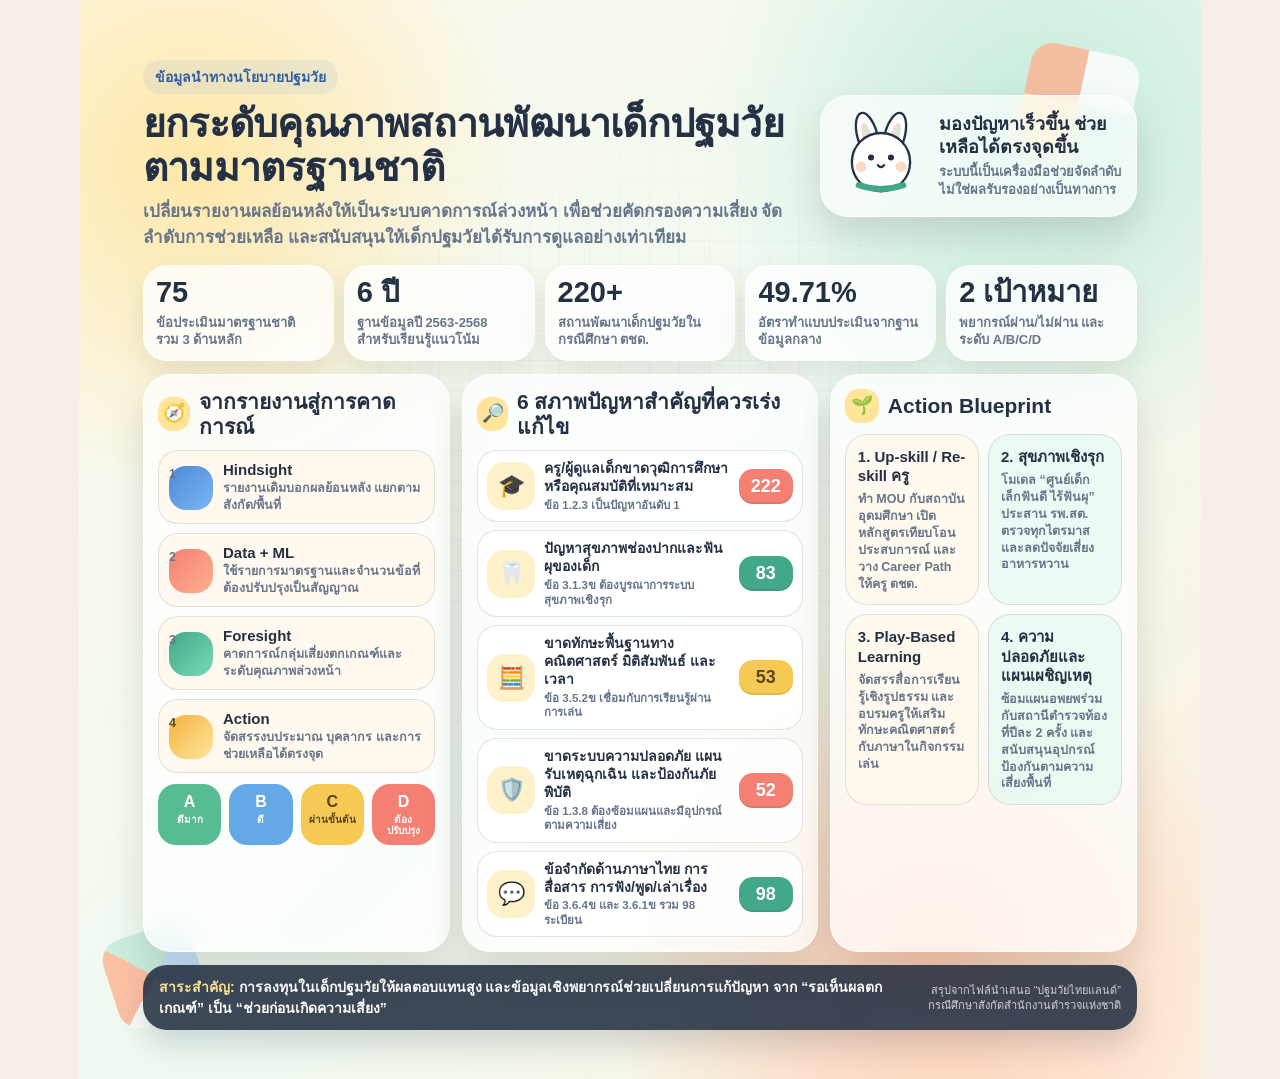
<file: infographic_onepage/index.html>
<!doctype html>
<html lang="th">
<head>
  <meta charset="utf-8">
  <meta name="viewport" content="width=device-width, initial-scale=1">
  <title>Infographic: ยกระดับคุณภาพสถานพัฒนาเด็กปฐมวัย</title>
  <style>
    @page {
      size: A4 landscape;
      margin: 0;
    }

    :root {
      --ink: #243043;
      --muted: #66758b;
      --cream: #fff8ec;
      --mint: #bfead9;
      --mint-deep: #42a889;
      --peach: #ffb18f;
      --coral: #f47f73;
      --butter: #ffe49a;
      --sky: #b9ddff;
      --blue: #4d88d8;
      --paper: rgba(255, 255, 255, 0.78);
      --line: rgba(36, 48, 67, 0.13);
      --shadow: 0 18px 36px rgba(70, 61, 44, 0.16);
    }

    * {
      box-sizing: border-box;
    }

    body {
      margin: 0;
      min-height: 100vh;
      display: grid;
      place-items: center;
      background: #f5efe8;
      color: var(--ink);
      font-family: "Noto Sans Thai", "IBM Plex Sans Thai", "Leelawadee UI", "Segoe UI", sans-serif;
    }

    .sheet {
      position: relative;
      width: 297mm;
      min-height: 210mm;
      overflow: hidden;
      padding: 16mm 17mm 13mm;
      background:
        radial-gradient(circle at 10% 15%, rgba(255, 228, 154, 0.82), transparent 24%),
        radial-gradient(circle at 86% 12%, rgba(191, 234, 217, 0.9), transparent 25%),
        radial-gradient(circle at 76% 88%, rgba(255, 177, 143, 0.62), transparent 26%),
        linear-gradient(135deg, #fff8ec 0%, #eefaf1 53%, #fff0df 100%);
    }

    .sheet::before {
      content: "";
      position: absolute;
      inset: 0;
      background-image:
        linear-gradient(rgba(36, 48, 67, 0.055) 1px, transparent 1px),
        linear-gradient(90deg, rgba(36, 48, 67, 0.055) 1px, transparent 1px);
      background-size: 30px 30px;
      mask-image: radial-gradient(circle at center, black 0%, transparent 74%);
      pointer-events: none;
    }

    .confetti {
      position: absolute;
      border-radius: 22px;
      opacity: 0.78;
    }

    .confetti.one {
      width: 110px;
      height: 110px;
      right: 18mm;
      top: 13mm;
      background: conic-gradient(from 90deg, var(--mint) 0 25%, var(--butter) 0 50%, var(--peach) 0 75%, #ffffff 0);
      transform: rotate(12deg);
      filter: blur(0.2px);
    }

    .confetti.two {
      width: 92px;
      height: 92px;
      left: 8mm;
      bottom: 15mm;
      background: conic-gradient(from 45deg, var(--sky) 0 25%, #ffffff 0 50%, var(--peach) 0 75%, var(--mint) 0);
      transform: rotate(-18deg);
    }

    .content {
      position: relative;
      z-index: 1;
      display: grid;
      gap: 13px;
    }

    .hero {
      display: grid;
      grid-template-columns: 1.35fr 0.65fr;
      gap: 18px;
      align-items: center;
    }

    .eyebrow {
      display: inline-flex;
      align-items: center;
      gap: 8px;
      margin: 0 0 8px;
      padding: 6px 12px;
      border-radius: 999px;
      background: rgba(77, 136, 216, 0.1);
      color: #315f9f;
      font-size: 14px;
      font-weight: 800;
    }

    h1 {
      margin: 0;
      max-width: 760px;
      font-size: 39px;
      line-height: 1.12;
      letter-spacing: -0.02em;
    }

    .lede {
      margin: 9px 0 0;
      max-width: 780px;
      color: var(--muted);
      font-size: 17px;
      line-height: 1.55;
      font-weight: 650;
    }

    .mascot-card {
      position: relative;
      display: grid;
      grid-template-columns: 92px 1fr;
      gap: 12px;
      align-items: center;
      padding: 14px;
      border: 1px solid rgba(255, 255, 255, 0.78);
      border-radius: 28px;
      background: rgba(255, 255, 255, 0.68);
      box-shadow: var(--shadow);
      backdrop-filter: blur(10px);
    }

    .mascot {
      width: 92px;
      height: 92px;
    }

    .mascot-card strong {
      display: block;
      font-size: 18px;
      line-height: 1.25;
    }

    .mascot-card span {
      display: block;
      margin-top: 5px;
      color: var(--muted);
      font-size: 13px;
      line-height: 1.35;
      font-weight: 700;
    }

    .stats {
      display: grid;
      grid-template-columns: repeat(5, 1fr);
      gap: 10px;
    }

    .stat {
      min-height: 86px;
      padding: 12px;
      border-radius: 24px;
      background: var(--paper);
      border: 1px solid rgba(255, 255, 255, 0.8);
      box-shadow: 0 12px 26px rgba(70, 61, 44, 0.1);
    }

    .stat b {
      display: block;
      font-size: 29px;
      line-height: 1;
      color: var(--ink);
    }

    .stat span {
      display: block;
      margin-top: 7px;
      color: var(--muted);
      font-size: 13px;
      line-height: 1.32;
      font-weight: 750;
    }

    .main-grid {
      display: grid;
      grid-template-columns: 0.95fr 1.1fr 0.95fr;
      gap: 12px;
      align-items: stretch;
    }

    .panel {
      padding: 14px;
      border-radius: 28px;
      background: rgba(255, 255, 255, 0.72);
      border: 1px solid rgba(255, 255, 255, 0.86);
      box-shadow: var(--shadow);
      backdrop-filter: blur(10px);
    }

    .panel h2 {
      display: flex;
      align-items: center;
      gap: 9px;
      margin: 0 0 11px;
      font-size: 21px;
      line-height: 1.2;
    }

    .tag {
      display: inline-grid;
      place-items: center;
      width: 34px;
      height: 34px;
      border-radius: 14px;
      background: var(--butter);
      font-size: 18px;
    }

    .flow {
      display: grid;
      gap: 9px;
    }

    .flow-step {
      display: grid;
      grid-template-columns: 44px 1fr;
      gap: 10px;
      align-items: center;
      padding: 10px;
      border-radius: 20px;
      background: rgba(255, 248, 236, 0.84);
      border: 1px solid var(--line);
    }

    .flow-icon {
      display: grid;
      place-items: center;
      width: 44px;
      height: 44px;
      border-radius: 17px;
      color: #ffffff;
      font-weight: 900;
      font-size: 20px;
      background: linear-gradient(135deg, var(--blue), #7ab6f5);
    }

    .flow-step:nth-child(2) .flow-icon {
      background: linear-gradient(135deg, var(--coral), var(--peach));
    }

    .flow-step:nth-child(3) .flow-icon {
      background: linear-gradient(135deg, var(--mint-deep), #78d9b8);
    }

    .flow-step:nth-child(4) .flow-icon {
      background: linear-gradient(135deg, #f3b341, var(--butter));
      color: #5d4521;
    }

    .flow-step b {
      display: block;
      font-size: 15px;
    }

    .flow-step span {
      display: block;
      margin-top: 2px;
      color: var(--muted);
      font-size: 12.5px;
      line-height: 1.32;
      font-weight: 650;
    }

    .problem-list {
      display: grid;
      gap: 8px;
    }

    .problem {
      display: grid;
      grid-template-columns: 48px 1fr auto;
      gap: 9px;
      align-items: center;
      padding: 9px;
      border-radius: 20px;
      background: rgba(255, 255, 255, 0.78);
      border: 1px solid var(--line);
    }

    .problem-icon {
      display: grid;
      place-items: center;
      width: 48px;
      height: 48px;
      border-radius: 17px;
      font-size: 22px;
      background: #fff1c9;
    }

    .problem b {
      display: block;
      font-size: 14px;
      line-height: 1.28;
    }

    .problem small {
      display: block;
      margin-top: 2px;
      color: var(--muted);
      font-size: 11.5px;
      line-height: 1.26;
      font-weight: 650;
    }

    .count {
      min-width: 54px;
      padding: 7px 8px;
      border-radius: 14px;
      text-align: center;
      color: #ffffff;
      background: var(--coral);
      font-size: 18px;
      font-weight: 900;
      box-shadow: inset 0 -2px 0 rgba(0, 0, 0, 0.08);
    }

    .count.mint {
      background: var(--mint-deep);
    }

    .count.gold {
      color: #5d4521;
      background: #f5c953;
    }

    .blueprint {
      display: grid;
      grid-template-columns: 1fr 1fr;
      gap: 9px;
    }

    .action {
      min-height: 112px;
      padding: 12px;
      border-radius: 22px;
      background: rgba(255, 248, 236, 0.82);
      border: 1px solid var(--line);
    }

    .action:nth-child(2),
    .action:nth-child(4) {
      background: rgba(230, 249, 240, 0.78);
    }

    .action b {
      display: block;
      font-size: 15px;
      line-height: 1.28;
    }

    .action p {
      margin: 6px 0 0;
      color: var(--muted);
      font-size: 12.5px;
      line-height: 1.35;
      font-weight: 650;
    }

    .grade-row {
      display: grid;
      grid-template-columns: repeat(4, 1fr);
      gap: 8px;
      margin-top: 11px;
    }

    .grade {
      padding: 9px 7px;
      border-radius: 18px;
      text-align: center;
      color: #ffffff;
      font-weight: 900;
      line-height: 1.1;
    }

    .grade small {
      display: block;
      margin-top: 3px;
      font-size: 10px;
      font-weight: 750;
    }

    .grade.a { background: #55bd91; }
    .grade.b { background: #64a8e8; }
    .grade.c { background: #f5c953; color: #59451f; }
    .grade.d { background: #f47f73; }

    .footer {
      display: grid;
      grid-template-columns: 1fr auto;
      gap: 18px;
      align-items: center;
      padding: 12px 16px;
      border-radius: 24px;
      background: rgba(36, 48, 67, 0.88);
      color: #ffffff;
      box-shadow: 0 14px 30px rgba(36, 48, 67, 0.18);
    }

    .footer b {
      color: var(--butter);
    }

    .footer p {
      margin: 0;
      font-size: 14px;
      line-height: 1.45;
      font-weight: 650;
    }

    .source {
      text-align: right;
      color: rgba(255, 255, 255, 0.76);
      font-size: 11px;
      line-height: 1.35;
      white-space: nowrap;
    }

    @media print {
      body {
        background: #ffffff;
      }

      .sheet {
        width: 297mm;
        min-height: 210mm;
      }
    }

    @media (max-width: 900px) {
      body {
        display: block;
      }

      .sheet {
        width: 100%;
        min-height: 100vh;
        padding: 22px;
      }

      .hero,
      .main-grid,
      .footer {
        grid-template-columns: 1fr;
      }

      .stats {
        grid-template-columns: repeat(2, 1fr);
      }
    }
  </style>
</head>
<body>
  <main class="sheet" aria-label="Infographic ยกระดับคุณภาพสถานพัฒนาเด็กปฐมวัย">
    <span class="confetti one"></span>
    <span class="confetti two"></span>

    <section class="content">
      <header class="hero">
        <div>
          <p class="eyebrow">ข้อมูลนำทางนโยบายปฐมวัย</p>
          <h1>ยกระดับคุณภาพสถานพัฒนาเด็กปฐมวัย ตามมาตรฐานชาติ</h1>
          <p class="lede">
            เปลี่ยนรายงานผลย้อนหลังให้เป็นระบบคาดการณ์ล่วงหน้า เพื่อช่วยคัดกรองความเสี่ยง
            จัดลำดับการช่วยเหลือ และสนับสนุนให้เด็กปฐมวัยได้รับการดูแลอย่างเท่าเทียม
          </p>
        </div>

        <aside class="mascot-card">
          <svg class="mascot" viewBox="0 0 120 120" role="img" aria-label="กระต่ายนักวิเคราะห์ข้อมูล">
            <defs>
              <linearGradient id="ear" x1="0" x2="1">
                <stop offset="0" stop-color="#ffd5c2"></stop>
                <stop offset="1" stop-color="#bfead9"></stop>
              </linearGradient>
            </defs>
            <ellipse cx="42" cy="33" rx="13" ry="30" fill="#fff" stroke="#243043" stroke-width="3" transform="rotate(-15 42 33)"></ellipse>
            <ellipse cx="78" cy="33" rx="13" ry="30" fill="#fff" stroke="#243043" stroke-width="3" transform="rotate(15 78 33)"></ellipse>
            <ellipse cx="42" cy="36" rx="6" ry="20" fill="url(#ear)" opacity="0.9" transform="rotate(-15 42 36)"></ellipse>
            <ellipse cx="78" cy="36" rx="6" ry="20" fill="url(#ear)" opacity="0.9" transform="rotate(15 78 36)"></ellipse>
            <circle cx="60" cy="68" r="38" fill="#fff" stroke="#243043" stroke-width="3"></circle>
            <circle cx="47" cy="62" r="4" fill="#243043"></circle>
            <circle cx="73" cy="62" r="4" fill="#243043"></circle>
            <path d="M56 72 Q60 77 64 72" fill="none" stroke="#243043" stroke-width="3" stroke-linecap="round"></path>
            <circle cx="34" cy="74" r="7" fill="#ffd5c2" opacity="0.9"></circle>
            <circle cx="86" cy="74" r="7" fill="#ffd5c2" opacity="0.9"></circle>
            <path d="M31 98 Q60 108 89 98" fill="none" stroke="#42a889" stroke-width="8" stroke-linecap="round"></path>
          </svg>
          <div>
            <strong>มองปัญหาเร็วขึ้น ช่วยเหลือได้ตรงจุดขึ้น</strong>
            <span>ระบบนี้เป็นเครื่องมือช่วยจัดลำดับ ไม่ใช่ผลรับรองอย่างเป็นทางการ</span>
          </div>
        </aside>
      </header>

      <section class="stats" aria-label="ตัวเลขสำคัญจากสไลด์">
        <div class="stat"><b>75</b><span>ข้อประเมินมาตรฐานชาติ รวม 3 ด้านหลัก</span></div>
        <div class="stat"><b>6 ปี</b><span>ฐานข้อมูลปี 2563-2568 สำหรับเรียนรู้แนวโน้ม</span></div>
        <div class="stat"><b>220+</b><span>สถานพัฒนาเด็กปฐมวัยในกรณีศึกษา ตชด.</span></div>
        <div class="stat"><b>49.71%</b><span>อัตราทำแบบประเมินจากฐานข้อมูลกลาง</span></div>
        <div class="stat"><b>2 เป้าหมาย</b><span>พยากรณ์ผ่าน/ไม่ผ่าน และระดับ A/B/C/D</span></div>
      </section>

      <section class="main-grid">
        <article class="panel">
          <h2><span class="tag">🧭</span>จากรายงานสู่การคาดการณ์</h2>
          <div class="flow">
            <div class="flow-step">
              <span class="flow-icon">1</span>
              <div><b>Hindsight</b><span>รายงานเดิมบอกผลย้อนหลัง แยกตามสังกัด/พื้นที่</span></div>
            </div>
            <div class="flow-step">
              <span class="flow-icon">2</span>
              <div><b>Data + ML</b><span>ใช้รายการมาตรฐานและจำนวนข้อที่ต้องปรับปรุงเป็นสัญญาณ</span></div>
            </div>
            <div class="flow-step">
              <span class="flow-icon">3</span>
              <div><b>Foresight</b><span>คาดการณ์กลุ่มเสี่ยงตกเกณฑ์และระดับคุณภาพล่วงหน้า</span></div>
            </div>
            <div class="flow-step">
              <span class="flow-icon">4</span>
              <div><b>Action</b><span>จัดสรรงบประมาณ บุคลากร และการช่วยเหลือได้ตรงจุด</span></div>
            </div>
          </div>
          <div class="grade-row" aria-label="ระดับคุณภาพ">
            <div class="grade a">A<small>ดีมาก</small></div>
            <div class="grade b">B<small>ดี</small></div>
            <div class="grade c">C<small>ผ่านขั้นต้น</small></div>
            <div class="grade d">D<small>ต้องปรับปรุง</small></div>
          </div>
        </article>

        <article class="panel">
          <h2><span class="tag">🔎</span>6 สภาพปัญหาสำคัญที่ควรเร่งแก้ไข</h2>
          <div class="problem-list">
            <div class="problem">
              <span class="problem-icon">🎓</span>
              <div><b>ครู/ผู้ดูแลเด็กขาดวุฒิการศึกษาหรือคุณสมบัติที่เหมาะสม</b><small>ข้อ 1.2.3 เป็นปัญหาอันดับ 1</small></div>
              <span class="count">222</span>
            </div>
            <div class="problem">
              <span class="problem-icon">🦷</span>
              <div><b>ปัญหาสุขภาพช่องปากและฟันผุของเด็ก</b><small>ข้อ 3.1.3ข ต้องบูรณาการระบบสุขภาพเชิงรุก</small></div>
              <span class="count mint">83</span>
            </div>
            <div class="problem">
              <span class="problem-icon">🧮</span>
              <div><b>ขาดทักษะพื้นฐานทางคณิตศาสตร์ มิติสัมพันธ์ และเวลา</b><small>ข้อ 3.5.2ข เชื่อมกับการเรียนรู้ผ่านการเล่น</small></div>
              <span class="count gold">53</span>
            </div>
            <div class="problem">
              <span class="problem-icon">🛡️</span>
              <div><b>ขาดระบบความปลอดภัย แผนรับเหตุฉุกเฉิน และป้องกันภัยพิบัติ</b><small>ข้อ 1.3.8 ต้องซ้อมแผนและมีอุปกรณ์ตามความเสี่ยง</small></div>
              <span class="count">52</span>
            </div>
            <div class="problem">
              <span class="problem-icon">💬</span>
              <div><b>ข้อจำกัดด้านภาษาไทย การสื่อสาร การฟัง/พูด/เล่าเรื่อง</b><small>ข้อ 3.6.4ข และ 3.6.1ข รวม 98 ระเบียน</small></div>
              <span class="count mint">98</span>
            </div>
          </div>
        </article>

        <article class="panel">
          <h2><span class="tag">🌱</span>Action Blueprint</h2>
          <div class="blueprint">
            <div class="action">
              <b>1. Up-skill / Re-skill ครู</b>
              <p>ทำ MOU กับสถาบันอุดมศึกษา เปิดหลักสูตรเทียบโอนประสบการณ์ และวาง Career Path ให้ครู ตชด.</p>
            </div>
            <div class="action">
              <b>2. สุขภาพเชิงรุก</b>
              <p>โมเดล “ศูนย์เด็กเล็กฟันดี ไร้ฟันผุ” ประสาน รพ.สต. ตรวจทุกไตรมาส และลดปัจจัยเสี่ยงอาหารหวาน</p>
            </div>
            <div class="action">
              <b>3. Play-Based Learning</b>
              <p>จัดสรรสื่อการเรียนรู้เชิงรูปธรรม และอบรมครูให้เสริมทักษะคณิตศาสตร์กับภาษาในกิจกรรมเล่น</p>
            </div>
            <div class="action">
              <b>4. ความปลอดภัยและแผนเผชิญเหตุ</b>
              <p>ซ้อมแผนอพยพร่วมกับสถานีตำรวจท้องที่ปีละ 2 ครั้ง และสนับสนุนอุปกรณ์ป้องกันตามความเสี่ยงพื้นที่</p>
            </div>
          </div>
        </article>
      </section>

      <footer class="footer">
        <p>
          <b>สาระสำคัญ:</b> การลงทุนในเด็กปฐมวัยให้ผลตอบแทนสูง และข้อมูลเชิงพยากรณ์ช่วยเปลี่ยนการแก้ปัญหา
          จาก “รอเห็นผลตกเกณฑ์” เป็น “ช่วยก่อนเกิดความเสี่ยง”
        </p>
        <div class="source">
          สรุปจากไฟล์นำเสนอ “ปฐมวัยไทยแลนด์”<br>
          กรณีศึกษาสังกัดสำนักงานตำรวจแห่งชาติ
        </div>
      </footer>
    </section>
  </main>
</body>
</html>
</file>
<file: styles.css>
﻿:root {
  --bg: #eaf7f6;
  --panel: #ffffff;
  --sidebar: #0f7b7f;
  --sidebar-dark: #07676f;
  --ink: #253346;
  --muted: #6f8aa0;
  --line: #d7e9ee;
  --teal: #1fb7bd;
  --teal-deep: #0d8288;
  --blue: #72b8f7;
  --blue-deep: #438cdd;
  --amber: #ffb463;
  --amber-deep: #f08c35;
  --red: #f48b7f;
  --red-deep: #dd5f57;
  --green: #8ed8ba;
  --green-deep: #39a57f;
  --purple: #9fc3f5;
  --purple-deep: #638fd4;
  --slate: #edf7f8;
  --success-soft: #e8f8f1;
  --danger-soft: #fff1ea;
  --level-a: #8ed8ba;
  --level-a-deep: #39a57f;
  --level-b: #72b8f7;
  --level-b-deep: #438cdd;
  --level-c: #ffd98d;
  --level-c-deep: #f0a942;
  --level-d: #f48b7f;
  --level-d-deep: #dd5f57;
  --shadow: 0 24px 60px rgba(42, 106, 116, 0.16);
  --shadow-soft: 0 14px 34px rgba(42, 106, 116, 0.1);
  --font-body: "Noto Sans Thai", "IBM Plex Sans Thai", "Sarabun", "Segoe UI", Tahoma, sans-serif;
  --font-display: "Noto Sans Thai", "IBM Plex Sans Thai", "Sarabun", "Segoe UI", Tahoma, sans-serif;
  --font-ui: "Noto Sans Thai", "IBM Plex Sans Thai", "Sarabun", "Segoe UI", Tahoma, sans-serif;
}

* {
  box-sizing: border-box;
}

html {
  scroll-behavior: smooth;
}

body {
  margin: 0;
  font-family: var(--font-body);
  font-size: 16px;
  font-weight: 400;
  line-height: 1.55;
  color: var(--ink);
  background:
    radial-gradient(circle at top left, rgba(255, 180, 99, 0.2), transparent 24%),
    radial-gradient(circle at right top, rgba(31, 183, 189, 0.18), transparent 20%),
    linear-gradient(180deg, #f8fdfe 0%, var(--bg) 100%);
}

.dashboard-layout {
  display: grid;
  grid-template-columns: 260px minmax(0, 1fr);
  min-height: 100vh;
  gap: 24px;
  padding: 18px;
}

.sidebar {
  background: linear-gradient(180deg, var(--sidebar) 0%, var(--sidebar-dark) 100%);
  border-radius: 28px;
  color: #ffffff;
  padding: 24px 18px;
  box-shadow: var(--shadow);
  border: 1px solid rgba(255, 255, 255, 0.18);
  display: flex;
  flex-direction: column;
  gap: 22px;
  position: fixed;
  top: 18px;
  left: 18px;
  width: 260px;
  height: calc(100vh - 36px);
  z-index: 20;
}

.brand-block {
  display: flex;
  align-items: center;
  gap: 14px;
}

.brand-mark {
  width: 56px;
  height: 56px;
  border-radius: 18px;
  display: grid;
  place-items: center;
  font-family: var(--font-ui);
  font-size: 1.16rem;
  font-weight: 800;
  color: #ffffff;
  background: linear-gradient(135deg, rgba(255, 255, 255, 0.22), rgba(255, 255, 255, 0.08));
  border: 1px solid rgba(255, 255, 255, 0.26);
  box-shadow: 0 12px 24px rgba(0, 82, 88, 0.22);
}

.brand-label {
  margin: 0 0 4px;
  font-family: var(--font-ui);
  font-size: 0.72rem;
  font-weight: 800;
  text-transform: uppercase;
  letter-spacing: 0.18em;
  color: rgba(235, 255, 255, 0.72);
}

.brand-copy h2 {
  margin: 0;
  font-family: var(--font-display);
  font-size: 1.36rem;
  font-weight: 800;
  letter-spacing: -0.015em;
}

.sidebar-nav {
  display: grid;
  gap: 8px;
}

.nav-item {
  text-decoration: none;
  color: rgba(235, 255, 255, 0.82);
  padding: 12px 14px;
  border-radius: 14px;
  font-family: var(--font-ui);
  font-weight: 700;
  letter-spacing: 0;
  transition: background 180ms ease, transform 180ms ease;
}

.nav-item:hover,
.nav-item.active {
  background: rgba(255, 255, 255, 0.17);
  color: #ffffff;
  transform: translateX(2px);
}

.sidebar-card,
.sidebar-mini-chart {
  border-radius: 20px;
  padding: 16px;
  background: rgba(255, 255, 255, 0.12);
  border: 1px solid rgba(255, 255, 255, 0.18);
}

.sidebar-card span,
.sidebar-card small,
.sidebar-mini-chart p {
  display: block;
  color: rgba(235, 255, 255, 0.74);
}

.sidebar-card strong {
  display: block;
  margin: 8px 0 6px;
  font-family: var(--font-display);
  font-size: 1.12rem;
  font-weight: 800;
}

.mini-bars {
  display: flex;
  align-items: end;
  gap: 10px;
  height: 90px;
  margin-bottom: 12px;
}

.mini-bars span {
  flex: 1;
  border-radius: 999px 999px 8px 8px;
  background: linear-gradient(180deg, #bfeee7 0%, #ffce83 100%);
}

.mini-bars span:nth-child(1) { height: 36%; }
.mini-bars span:nth-child(2) { height: 72%; }
.mini-bars span:nth-child(3) { height: 54%; }
.mini-bars span:nth-child(4) { height: 82%; }
.mini-bars span:nth-child(5) { height: 46%; }

.sidebar-mascot-card {
  margin-top: auto;
  padding: 12px;
  border-radius: 22px;
  background: rgba(255, 255, 255, 0.12);
  border: 1px solid rgba(255, 255, 255, 0.18);
  text-align: center;
}

.sidebar-mascot-card img {
  display: block;
  width: min(150px, 100%);
  margin: 0 auto 8px;
  border-radius: 20px;
  box-shadow: 0 16px 28px rgba(0, 0, 0, 0.14);
}

.sidebar-mascot-card p {
  margin: 0;
  color: rgba(255, 255, 255, 0.9);
  font-size: 0.88rem;
  font-weight: 800;
}

.page-shell {
  width: 100%;
  grid-column: 2;
  padding: 6px 6px 40px 0;
}

.surface {
  background: rgba(255, 255, 255, 0.96);
  border: 1px solid rgba(215, 233, 238, 0.9);
  box-shadow: var(--shadow-soft);
  border-radius: 22px;
  backdrop-filter: blur(16px);
}

.hero {
  display: grid;
  grid-template-columns: minmax(0, 1.75fr) minmax(280px, 0.95fr);
  gap: 20px;
  margin-bottom: 20px;
}

.hero-copy {
  padding: 28px 30px;
}

.hero-topline {
  display: flex;
  align-items: flex-start;
  justify-content: space-between;
  gap: 20px;
}

.eyebrow {
  margin: 0 0 10px;
  font-family: var(--font-ui);
  font-size: 0.76rem;
  font-weight: 800;
  text-transform: uppercase;
  letter-spacing: 0.16em;
  color: var(--teal-deep);
}

.hero-copy h1 {
  margin: 0;
  font-family: var(--font-display);
  font-size: clamp(2rem, 3vw, 3.2rem);
  font-weight: 800;
  line-height: 1.12;
  letter-spacing: -0.02em;
  max-width: 17ch;
}

.page-shell h1::after,
.page-shell h2::after {
  content: "";
  display: inline-block;
  margin-left: 10px;
  vertical-align: middle;
  background: #ffffff url("./assets/ecd-dashboard-animal-mascot.png") center / cover no-repeat;
  border: 2px solid rgba(31, 183, 189, 0.2);
  border-radius: 999px;
  box-shadow: 0 8px 18px rgba(87, 59, 55, 0.12);
}

.page-shell h1::after {
  width: 44px;
  height: 44px;
}

.page-shell h2::after {
  width: 30px;
  height: 30px;
}

.hero-badge {
  padding: 10px 14px;
  border-radius: 999px;
  background: linear-gradient(135deg, rgba(31, 183, 189, 0.13), rgba(255, 180, 99, 0.18));
  color: var(--teal-deep);
  font-family: var(--font-ui);
  font-weight: 800;
  white-space: nowrap;
}

.lede {
  margin: 16px 0 0;
  max-width: 68ch;
  color: var(--muted);
  font-size: 1rem;
  line-height: 1.72;
  letter-spacing: 0;
}

.hero-note {
  padding: 20px;
  display: grid;
  gap: 14px;
}

.mascot-panel {
  display: grid;
  grid-template-columns: 112px minmax(0, 1fr);
  gap: 14px;
  align-items: center;
  padding: 14px;
  border-radius: 24px;
  background: linear-gradient(135deg, rgba(255, 255, 255, 0.98), rgba(234, 249, 247, 0.9));
  border: 1px solid rgba(31, 183, 189, 0.13);
  box-shadow: 0 16px 30px rgba(42, 106, 116, 0.08);
}

.mascot-panel img {
  width: 112px;
  aspect-ratio: 1;
  object-fit: cover;
  border-radius: 24px;
  box-shadow: 0 14px 26px rgba(78, 52, 45, 0.14);
}

.mascot-panel strong {
  display: block;
  margin-top: 6px;
  color: var(--ink);
  font-family: var(--font-display);
  font-size: 1.15rem;
  font-weight: 800;
}

.mascot-panel p {
  margin: 6px 0 0;
  color: var(--muted);
  font-size: 0.92rem;
  line-height: 1.5;
}

.note-card {
  padding: 16px 18px;
  border-radius: 20px;
  background: linear-gradient(135deg, rgba(31, 183, 189, 0.08), rgba(255, 180, 99, 0.1));
  border: 1px solid rgba(31, 183, 189, 0.13);
}

.note-card.emphasis {
  background: linear-gradient(135deg, rgba(31, 183, 189, 0.14), rgba(255, 180, 99, 0.16));
}

.note-card.muted {
  background: linear-gradient(135deg, rgba(242, 252, 251, 0.96), rgba(255, 247, 234, 0.94));
}

.note-card.pass-fail-summary {
  background: linear-gradient(135deg, rgba(47, 166, 106, 0.1), rgba(217, 78, 78, 0.08));
}

.note-card.alert-summary {
  background: linear-gradient(135deg, rgba(244, 139, 127, 0.14), rgba(255, 241, 234, 0.9));
  border-color: rgba(221, 95, 87, 0.2);
}

.note-card small {
  display: block;
  margin-top: 6px;
  color: var(--muted);
  font-size: 0.9rem;
  line-height: 1.4;
  font-weight: 700;
}

.note-card.alert-summary strong {
  color: var(--level-d-deep);
}

.note-label,
.kpi-label,
.chart-header p {
  color: var(--muted);
}

.note-card strong,
.kpi-value {
  display: block;
  margin-top: 8px;
  font-family: var(--font-display);
  font-size: 1.48rem;
  font-weight: 800;
  letter-spacing: -0.01em;
}

.filters-panel,
.chart-card,
.insight-card,
.table-card {
  padding: 22px;
}

.filters-panel {
  display: grid;
  grid-template-columns: 1fr 1fr;
  gap: 18px;
  margin-bottom: 20px;
}

.filter-title-row,
.chart-header {
  display: flex;
  justify-content: space-between;
  align-items: flex-start;
  gap: 16px;
}

.filter-title-row h2,
.chart-header h2 {
  margin: 0;
  font-family: var(--font-display);
  font-size: 1.08rem;
  font-weight: 800;
  letter-spacing: 0;
}

.chip-group {
  display: flex;
  flex-wrap: wrap;
  gap: 10px;
  margin-top: 14px;
}

.chip {
  border: 1px solid var(--line);
  background: #f5fbfb;
  color: var(--ink);
  border-radius: 999px;
  padding: 10px 14px;
  font-family: var(--font-ui);
  font-weight: 700;
  cursor: pointer;
  transition: 180ms ease;
}

.chip:hover {
  transform: translateY(-1px);
  border-color: rgba(31, 183, 189, 0.32);
}

.chip.active {
  background: linear-gradient(135deg, var(--teal-deep), var(--teal));
  color: white;
  border-color: transparent;
}

.chip.level-a.active {
  background: linear-gradient(135deg, var(--level-a-deep), var(--level-a));
}

.chip.level-b.active {
  background: linear-gradient(135deg, var(--level-b-deep), var(--level-b));
}

.chip.level-c.active {
  background: linear-gradient(135deg, var(--level-c-deep), var(--level-c));
}

.chip.level-d.active {
  background: linear-gradient(135deg, var(--level-d-deep), var(--level-d));
}

.ghost-button {
  border: 0;
  background: transparent;
  color: var(--blue-deep);
  font-family: var(--font-ui);
  font-weight: 700;
  cursor: pointer;
}

.kpi-grid {
  display: grid;
  grid-template-columns: repeat(3, 1fr);
  gap: 18px;
  margin-bottom: 20px;
}

.kpi-card {
  position: relative;
  padding: 22px;
  overflow: hidden;
}

.kpi-card::after {
  content: "";
  position: absolute;
  inset: auto -30px -30px auto;
  width: 120px;
  height: 120px;
  border-radius: 50%;
  background: rgba(255, 255, 255, 0.16);
}

.kpi-card.teal {
  background: linear-gradient(135deg, #31c6c9 0%, #15a0a8 100%);
  color: white;
}

.kpi-card.blue {
  background: linear-gradient(135deg, #80c2ff 0%, #5398e8 100%);
  color: white;
}

.kpi-card.amber {
  background: linear-gradient(135deg, #ffbd70 0%, #ff9447 100%);
  color: white;
}

.kpi-card .kpi-label,
.kpi-card .kpi-value {
  position: relative;
  z-index: 1;
  color: white;
}

.kpi-value {
  font-size: clamp(1.9rem, 3vw, 2.72rem);
  line-height: 1.08;
}

.viz-grid {
  display: grid;
  grid-template-columns: 1.1fr 1fr;
  gap: 18px;
  margin-bottom: 20px;
}

.is-hidden,
.secondary-kpi {
  display: none !important;
}

.policy-action-card {
  padding: 22px;
  margin-bottom: 20px;
}

.policy-metrics {
  display: grid;
  grid-template-columns: repeat(4, 1fr);
  gap: 14px;
  margin-top: 18px;
}

.policy-metric {
  min-height: 132px;
  padding: 16px;
  border-radius: 22px;
  background: linear-gradient(135deg, rgba(31, 183, 189, 0.08), rgba(255, 255, 255, 0.82));
  border: 1px solid rgba(31, 183, 189, 0.12);
}

.policy-metric:nth-child(2) {
  background: linear-gradient(135deg, rgba(114, 184, 247, 0.12), rgba(255, 255, 255, 0.82));
}

.policy-metric:nth-child(3) {
  background: linear-gradient(135deg, rgba(255, 180, 99, 0.16), rgba(255, 255, 255, 0.82));
}

.policy-metric:nth-child(4) {
  background: linear-gradient(135deg, rgba(142, 216, 186, 0.18), rgba(255, 255, 255, 0.82));
}

.policy-metric span,
.policy-metric small,
.policy-note {
  color: var(--muted);
}

.policy-metric span {
  display: block;
  font-size: 0.88rem;
  font-weight: 800;
}

.policy-metric strong {
  display: block;
  margin: 8px 0 4px;
  font-size: clamp(1.55rem, 2.5vw, 2.28rem);
  line-height: 1.08;
  font-weight: 800;
  color: var(--ink);
}

.policy-metric small {
  display: block;
  line-height: 1.45;
}

.policy-grid {
  display: grid;
  grid-template-columns: 1.05fr 1.05fr 0.9fr;
  gap: 14px;
  margin-top: 14px;
}

.policy-panel {
  padding: 16px;
  border-radius: 22px;
  background: linear-gradient(180deg, #ffffff 0%, #f4fbfa 100%);
  border: 1px solid var(--line);
}

.policy-panel h3 {
  margin: 0 0 12px;
  font-size: 1rem;
  line-height: 1.35;
}

.policy-list {
  display: grid;
  gap: 10px;
}

.policy-item {
  display: grid;
  grid-template-columns: auto minmax(0, 1fr) auto;
  gap: 10px;
  align-items: start;
  padding: 12px;
  border-radius: 18px;
  background: rgba(255, 255, 255, 0.82);
  border: 1px solid rgba(215, 233, 238, 0.84);
}

.policy-rank {
  display: inline-grid;
  place-items: center;
  width: 34px;
  height: 34px;
  border-radius: 14px;
  color: #ffffff;
  background: linear-gradient(135deg, var(--teal-deep), var(--teal));
  font-weight: 800;
}

.policy-item b {
  display: block;
  margin-bottom: 4px;
  color: var(--ink);
  font-size: 0.95rem;
}

.policy-item span {
  display: block;
  color: var(--muted);
  font-size: 0.86rem;
  line-height: 1.45;
}

.policy-score {
  min-width: 58px;
  padding: 6px 8px;
  border-radius: 999px;
  text-align: center;
  color: var(--amber-deep);
  background: rgba(255, 180, 99, 0.16);
  font-weight: 800;
  font-size: 0.82rem;
}

.policy-action-item {
  padding: 13px;
  border-radius: 18px;
  background: rgba(255, 247, 234, 0.78);
  border: 1px solid rgba(255, 180, 99, 0.24);
}

.policy-action-item b {
  display: block;
  margin-bottom: 5px;
}

.policy-action-item span {
  color: var(--muted);
  font-size: 0.9rem;
  line-height: 1.52;
}

.policy-note {
  margin: 14px 0 0;
  font-size: 0.88rem;
  line-height: 1.55;
}

.executive-board {
  padding: 22px;
  margin-bottom: 20px;
  background: #ffffff;
  border-color: rgba(60, 94, 132, 0.16);
}

.executive-board-header {
  display: grid;
  grid-template-columns: minmax(0, 1fr) 180px;
  gap: 18px;
  align-items: stretch;
}

.executive-board-header h2 {
  margin: 0;
  color: #18365f;
  font-size: clamp(1.35rem, 2vw, 2.05rem);
  line-height: 1.24;
}

.executive-board-header p {
  margin: 10px 0 0;
  max-width: 92ch;
  color: var(--muted);
}

.executive-target {
  padding: 16px;
  border-radius: 20px;
  color: #18365f;
  background: linear-gradient(135deg, #f4f8ff 0%, #e8f3ff 100%);
  border: 1px solid rgba(67, 140, 221, 0.16);
}

.executive-target span,
.executive-target small {
  display: block;
  color: #64819c;
}

.executive-target strong {
  display: block;
  margin: 4px 0;
  font-size: 2.25rem;
  line-height: 1;
}

.exec-status-grid {
  display: grid;
  grid-template-columns: repeat(4, 1fr);
  gap: 12px;
  margin-top: 16px;
}

.exec-status-card {
  padding: 16px;
  border-radius: 20px;
  border: 1px solid rgba(60, 94, 132, 0.12);
  background: #ffffff;
}

.exec-status-card span,
.exec-status-card small {
  display: block;
  color: #66788f;
}

.exec-status-card strong {
  display: block;
  margin: 6px 0 4px;
  color: #18365f;
  font-size: clamp(1.75rem, 3vw, 2.55rem);
  line-height: 1;
}

.exec-status-card.positive {
  border-left: 6px solid #2fa66a;
}

.exec-status-card.warning {
  border-left: 6px solid #f2a93b;
}

.exec-status-card.critical {
  border-left: 6px solid #d94e4e;
}

.exec-status-card.neutral {
  border-left: 6px solid #a9b5c2;
}

.exec-grid-main,
.exec-grid-secondary,
.exec-grid-tertiary {
  display: grid;
  gap: 12px;
  margin-top: 12px;
}

.exec-grid-main {
  grid-template-columns: 0.85fr 1.2fr 1.15fr;
}

.exec-grid-secondary {
  grid-template-columns: 1.05fr 1.05fr 0.9fr;
}

.exec-grid-tertiary {
  grid-template-columns: 1fr 1fr;
}

.exec-panel {
  min-height: 220px;
  padding: 14px;
  border-radius: 20px;
  background: #ffffff;
  border: 1px solid rgba(60, 94, 132, 0.14);
  box-shadow: 0 8px 20px rgba(24, 54, 95, 0.06);
}

.exec-panel-title {
  display: flex;
  justify-content: space-between;
  gap: 10px;
  align-items: flex-start;
  margin-bottom: 10px;
}

.exec-panel-title h3 {
  margin: 0;
  color: #18365f;
  font-size: 1rem;
  line-height: 1.35;
}

.exec-panel-title span {
  display: inline-flex;
  padding: 5px 8px;
  border-radius: 999px;
  color: #4371ad;
  background: #edf5ff;
  font-size: 0.72rem;
  font-weight: 800;
  white-space: nowrap;
}

.exec-chart {
  min-height: 174px;
}

.exec-svg {
  width: 100%;
  height: auto;
  display: block;
  font-family: var(--font-ui);
}

.exec-legend {
  display: grid;
  gap: 7px;
  margin-top: 8px;
}

.exec-legend-row,
.exec-rank-row,
.validation-item,
.exec-alert-item {
  display: grid;
  grid-template-columns: auto minmax(0, 1fr) auto;
  gap: 8px;
  align-items: center;
}

.exec-dot {
  width: 10px;
  height: 10px;
  border-radius: 999px;
}

.exec-legend-row b,
.exec-rank-row b {
  display: block;
  color: #23364e;
  font-size: 0.88rem;
}

.exec-legend-row span,
.exec-rank-row span,
.validation-item span,
.exec-alert-item span {
  color: #66788f;
  font-size: 0.8rem;
  line-height: 1.35;
}

.exec-bar-row {
  display: grid;
  grid-template-columns: minmax(96px, 0.9fr) minmax(130px, 1.2fr) 76px;
  gap: 9px;
  align-items: center;
  margin: 8px 0;
}

.exec-bar-label {
  color: #23364e;
  font-weight: 800;
  font-size: 0.82rem;
  overflow: hidden;
  text-overflow: ellipsis;
  white-space: nowrap;
}

.exec-bar-track {
  position: relative;
  height: 13px;
  border-radius: 999px;
  background: #eef3f8;
  overflow: visible;
}

.exec-bar-fill {
  height: 100%;
  border-radius: inherit;
  background: linear-gradient(90deg, #4371ad, #72b8f7);
}

.exec-target-marker {
  position: absolute;
  top: -4px;
  width: 2px;
  height: 21px;
  background: #d94e4e;
}

.exec-bar-value {
  color: #23364e;
  font-size: 0.82rem;
  font-weight: 800;
  text-align: right;
}

.stacked-bar {
  position: relative;
  height: 28px;
  margin: 10px 0 14px;
  overflow: hidden;
  border-radius: 999px;
  background: #eef3f8;
}

.stacked-bar span {
  position: absolute;
  top: 0;
  bottom: 0;
}

.exec-ranking-panel {
  display: grid;
  grid-template-columns: 1fr 1fr;
  gap: 10px;
}

.exec-rank-group h4 {
  margin: 0 0 8px;
  color: #18365f;
  font-size: 0.88rem;
}

.exec-rank-list {
  display: grid;
  gap: 7px;
}

.exec-rank-row {
  padding: 8px;
  border-radius: 14px;
  background: #f7fafc;
  border: 1px solid rgba(60, 94, 132, 0.1);
}

.exec-rank-row.attention {
  background: #fff5f3;
  border-color: rgba(217, 78, 78, 0.2);
}

.exec-rank-no {
  display: inline-grid;
  place-items: center;
  width: 26px;
  height: 26px;
  border-radius: 10px;
  color: #ffffff;
  background: #4371ad;
  font-size: 0.8rem;
  font-weight: 800;
}

.exec-rank-row.attention .exec-rank-no {
  background: #d94e4e;
}

.trend-up {
  color: #2fa66a;
}

.trend-down {
  color: #d94e4e;
}

.trend-flat {
  color: #8793a0;
}

.exec-alert-list,
.validation-list {
  display: grid;
  gap: 8px;
}

.exec-alert-item,
.validation-item {
  padding: 10px;
  border-radius: 14px;
  background: #f7fafc;
  border: 1px solid rgba(60, 94, 132, 0.1);
}

.exec-alert-item.critical {
  background: #fff5f3;
  border-color: rgba(217, 78, 78, 0.22);
}

.exec-alert-item.warning {
  background: #fff9ed;
  border-color: rgba(242, 169, 59, 0.24);
}

.exec-alert-item.positive {
  background: #effaf4;
  border-color: rgba(47, 166, 106, 0.2);
}

.exec-alert-badge,
.validation-badge {
  display: inline-flex;
  min-width: 76px;
  justify-content: center;
  padding: 5px 8px;
  border-radius: 999px;
  color: #ffffff;
  font-size: 0.72rem;
  font-weight: 800;
}

.exec-alert-badge.critical,
.validation-badge.issue {
  background: #d94e4e;
}

.exec-alert-badge.warning,
.validation-badge.warn {
  background: #f2a93b;
}

.exec-alert-badge.positive,
.validation-badge.ok {
  background: #2fa66a;
}

.exec-validation {
  margin-top: 12px;
  padding: 14px;
  border-radius: 20px;
  background: #f8fbfd;
  border: 1px solid rgba(60, 94, 132, 0.12);
}

.exec-validation h3 {
  margin: 0 0 10px;
  color: #18365f;
  font-size: 1rem;
}

.compact-validation {
  padding: 12px 14px;
}

.compact-validation .validation-list {
  grid-template-columns: repeat(3, minmax(0, 1fr));
}

.compact-validation .validation-item {
  grid-template-columns: auto minmax(0, 1fr);
  align-items: center;
  padding: 9px 10px;
}

.compact-validation .validation-item > span:last-child {
  display: none;
}

.compact-validation .validation-item b,
.compact-validation .validation-item span {
  font-size: 0.78rem;
}

.chart-accent {
  padding: 8px 12px;
  border-radius: 999px;
  font-family: var(--font-ui);
  font-size: 0.78rem;
  font-weight: 800;
  letter-spacing: 0.02em;
  white-space: nowrap;
}

.chart-accent.teal {
  background: rgba(31, 183, 189, 0.12);
  color: var(--teal-deep);
}

.chart-accent.blue {
  background: rgba(114, 184, 247, 0.16);
  color: var(--blue-deep);
}

.chart-accent.amber {
  background: rgba(255, 159, 67, 0.14);
  color: var(--amber-deep);
}

.chart-accent.slate {
  background: #edf7f8;
  color: #638194;
}

.table-limit-toggle {
  display: inline-flex;
  align-items: center;
  gap: 6px;
  padding: 5px;
  border-radius: 999px;
  background: #edf7f8;
  border: 1px solid rgba(215, 233, 238, 0.9);
}

.limit-button {
  border: 0;
  border-radius: 999px;
  padding: 7px 11px;
  color: #638194;
  background: transparent;
  font-family: var(--font-ui);
  font-size: 0.78rem;
  font-weight: 800;
  cursor: pointer;
  transition: background 160ms ease, color 160ms ease, box-shadow 160ms ease;
}

.limit-button:hover,
.limit-button.active {
  color: #ffffff;
  background: linear-gradient(135deg, var(--teal-deep), var(--teal));
  box-shadow: 0 8px 18px rgba(13, 130, 136, 0.18);
}

.chart-area {
  margin-top: 18px;
  min-height: 360px;
}

.school-timeline-card {
  padding: 22px;
  margin-bottom: 20px;
}

.analyst-drilldown {
  border-style: dashed;
}

.analyst-drilldown .chart-header::after {
  content: "Drill-down";
  align-self: flex-start;
  padding: 6px 11px;
  border-radius: 999px;
  color: var(--teal-deep);
  background: rgba(31, 183, 189, 0.12);
  font-size: 0.76rem;
  font-weight: 800;
}

.school-toolbar {
  display: grid;
  grid-template-columns: minmax(0, 1.3fr) minmax(260px, 0.7fr);
  gap: 16px;
  margin-top: 18px;
  align-items: end;
}

.search-block label,
.selected-school-summary span {
  display: block;
  margin-bottom: 8px;
  color: var(--muted);
  font-size: 0.86rem;
  font-family: var(--font-ui);
  font-weight: 700;
}

.search-block input {
  width: 100%;
  border: 1px solid var(--line);
  border-radius: 16px;
  padding: 14px 16px;
  font-family: var(--font-body);
  font-size: 1rem;
  color: var(--ink);
  background: #ffffff;
  box-shadow: inset 0 1px 2px rgba(79, 91, 132, 0.04);
}

.search-block input:focus {
  outline: 2px solid rgba(31, 183, 189, 0.22);
  border-color: rgba(31, 183, 189, 0.48);
}

.selected-school-summary {
  padding: 14px 16px;
  border-radius: 18px;
  background: linear-gradient(135deg, rgba(31, 183, 189, 0.09), rgba(255, 180, 99, 0.1));
  border: 1px solid rgba(31, 183, 189, 0.14);
}

.selected-school-summary strong {
  display: block;
  font-family: var(--font-display);
  font-size: 1.06rem;
  font-weight: 800;
}

.selected-school-summary small {
  color: var(--muted);
}

.school-timeline-area {
  min-height: 280px;
}

.school-timeline-summary {
  display: flex;
  flex-wrap: wrap;
  gap: 10px;
  margin-top: 12px;
}

.timeline-pill {
  display: inline-flex;
  align-items: center;
  gap: 8px;
  padding: 9px 12px;
  border-radius: 999px;
  background: #f5fbfb;
  border: 1px solid var(--line);
  font-size: 0.88rem;
  font-family: var(--font-ui);
  color: #5b778b;
}

.timeline-grade {
  display: inline-grid;
  place-items: center;
  width: 26px;
  height: 26px;
  border-radius: 999px;
  color: #fff;
  font-weight: 800;
  font-size: 0.84rem;
}

.timeline-grade.grade-a { background: linear-gradient(135deg, var(--level-a), var(--level-a-deep)); }
.timeline-grade.grade-b { background: linear-gradient(135deg, var(--level-b), var(--level-b-deep)); }
.timeline-grade.grade-c { background: linear-gradient(135deg, var(--level-c), var(--level-c-deep)); }
.timeline-grade.grade-d { background: linear-gradient(135deg, var(--level-d), var(--level-d-deep)); }

.chart-svg {
  width: 100%;
  height: auto;
  display: block;
}

.chart-svg text {
  font-family: var(--font-ui);
  font-weight: 600;
}

.empty-state {
  display: grid;
  place-items: center;
  min-height: 240px;
  border: 1px dashed var(--line);
  border-radius: 18px;
  color: var(--muted);
  background: linear-gradient(180deg, #fbffff 0%, #eef9f8 100%);
}

.top-indicators {
  display: grid;
  grid-template-columns: 1fr;
  gap: 11px;
  margin-top: 18px;
}

.indicator-tile {
  display: grid;
  grid-template-columns: 78px minmax(0, 1fr) 92px;
  gap: 14px;
  align-items: center;
  padding: 14px 16px;
  border-radius: 20px;
  background: linear-gradient(180deg, #ffffff 0%, #fff8f7 100%);
  border: 1px solid rgba(221, 95, 87, 0.16);
  box-shadow: inset 0 1px 0 rgba(255, 255, 255, 0.8);
  transition: transform 180ms ease, box-shadow 180ms ease;
}

.indicator-tile:hover {
  transform: translateY(-2px);
}

.indicator-tile.urgency-1 {
  background: linear-gradient(135deg, rgba(221, 95, 87, 0.22) 0%, rgba(255, 248, 247, 0.96) 100%);
  border-color: rgba(221, 95, 87, 0.44);
  box-shadow: 0 14px 30px rgba(221, 95, 87, 0.16);
}

.indicator-tile.urgency-2 {
  background: linear-gradient(135deg, rgba(232, 116, 109, 0.18) 0%, rgba(255, 249, 248, 0.96) 100%);
  border-color: rgba(221, 95, 87, 0.34);
}

.indicator-tile.urgency-3 {
  background: linear-gradient(135deg, rgba(247, 169, 159, 0.16) 0%, rgba(255, 250, 249, 0.96) 100%);
  border-color: rgba(221, 95, 87, 0.28);
}

.indicator-tile.urgency-4 {
  background: linear-gradient(135deg, rgba(255, 209, 202, 0.15) 0%, #ffffff 100%);
  border-color: rgba(221, 95, 87, 0.2);
}

.indicator-tile.urgency-5 {
  background: linear-gradient(135deg, rgba(255, 233, 229, 0.14) 0%, #ffffff 100%);
  border-color: rgba(221, 95, 87, 0.15);
}

.indicator-tile.urgency-6 {
  background: linear-gradient(135deg, rgba(255, 246, 244, 0.12) 0%, #ffffff 100%);
  border-color: rgba(221, 95, 87, 0.1);
}

.indicator-rank {
  display: inline-flex;
  align-items: center;
  justify-content: center;
  border-radius: 999px;
  padding: 6px 10px;
  font-family: var(--font-ui);
  font-size: 0.72rem;
  font-weight: 800;
  color: var(--level-d-deep);
  background: rgba(244, 139, 127, 0.16);
  text-transform: uppercase;
  letter-spacing: 0.08em;
}

.indicator-tile.urgency-1 .indicator-rank,
.indicator-tile.urgency-2 .indicator-rank {
  color: #ffffff;
  background: var(--level-d-deep);
}

.indicator-tile.urgency-3 .indicator-rank {
  background: rgba(221, 95, 87, 0.22);
  color: var(--level-d-deep);
}

.indicator-bar-content {
  min-width: 0;
}

.indicator-title-row {
  display: flex;
  align-items: baseline;
  justify-content: space-between;
  gap: 12px;
  margin-bottom: 4px;
}

.indicator-title {
  font-family: var(--font-display);
  font-size: 1rem;
  font-weight: 800;
  color: var(--ink);
}

.indicator-meta {
  color: var(--muted);
  font-size: 0.92rem;
  line-height: 1.55;
}

.indicator-bar-track {
  height: 11px;
  margin-top: 10px;
  border-radius: 999px;
  background: rgba(221, 95, 87, 0.12);
  overflow: hidden;
}

.indicator-bar-fill {
  display: block;
  height: 100%;
  min-width: 2%;
  border-radius: inherit;
  background: linear-gradient(90deg, var(--level-d-deep), var(--level-d));
}

.indicator-tile.urgency-2 .indicator-bar-fill { opacity: 0.88; }
.indicator-tile.urgency-3 .indicator-bar-fill { opacity: 0.76; }
.indicator-tile.urgency-4 .indicator-bar-fill { opacity: 0.62; }
.indicator-tile.urgency-5 .indicator-bar-fill { opacity: 0.5; }
.indicator-tile.urgency-6 .indicator-bar-fill { opacity: 0.4; }

.indicator-count {
  justify-self: end;
  min-width: 76px;
  padding: 8px 10px;
  border-radius: 14px;
  text-align: center;
  color: var(--level-d-deep);
  background: rgba(221, 95, 87, 0.12);
  font-weight: 900;
}

.table-wrap {
  margin-top: 18px;
  overflow: auto;
  border: 1px solid var(--line);
  border-radius: 20px;
}

table {
  width: 100%;
  border-collapse: collapse;
  min-width: 760px;
}

thead {
  background: linear-gradient(180deg, #f6fcfc 0%, #edf7f8 100%);
}

th,
td {
  padding: 14px 16px;
  text-align: left;
  border-bottom: 1px solid var(--line);
  vertical-align: top;
}

th {
  color: #638194;
  font-family: var(--font-ui);
  font-size: 0.8rem;
  font-weight: 800;
  text-transform: uppercase;
  letter-spacing: 0.04em;
}

tbody tr:hover {
  background: #fbfcff;
}

td strong {
  font-family: var(--font-display);
  font-size: 0.95rem;
  font-weight: 800;
}

.pill {
  display: inline-flex;
  align-items: center;
  border-radius: 999px;
  padding: 5px 10px;
  font-family: var(--font-ui);
  font-weight: 800;
  font-size: 0.84rem;
}

.pill.pass {
  background: var(--success-soft);
  color: var(--green-deep);
}

.pill.fail {
  background: var(--danger-soft);
  color: var(--red-deep);
}

.pill.level-a {
  background: rgba(142, 216, 186, 0.22);
  color: var(--level-a-deep);
}

.pill.level-b {
  background: rgba(114, 184, 247, 0.16);
  color: var(--level-b-deep);
}

.pill.level-c {
  background: rgba(255, 217, 141, 0.24);
  color: var(--level-c-deep);
}

.pill.level-d {
  background: rgba(244, 139, 127, 0.18);
  color: var(--level-d-deep);
}

.note-card strong,
.note-card small,
.exec-status-card strong,
.exec-status-card span,
.exec-status-card small,
.limit-button,
.pill {
  white-space: nowrap;
}

.pill {
  justify-content: center;
  min-width: 58px;
  line-height: 1.2;
}

th:nth-child(2),
td:nth-child(2),
th:nth-child(4),
td:nth-child(4) {
  width: 118px;
  white-space: nowrap;
}

@media (max-width: 1240px) {
  .dashboard-layout {
    grid-template-columns: 1fr;
  }

  .sidebar {
    position: static;
    width: auto;
    height: auto;
  }

  .sidebar-mascot-card {
    display: none;
  }
}

@media (max-width: 1080px) {
  .hero,
  .executive-board-header,
  .exec-status-grid,
  .exec-grid-main,
  .exec-grid-secondary,
  .exec-grid-tertiary,
  .filters-panel,
  .viz-grid,
  .policy-grid,
  .policy-metrics,
  .top-indicators,
  .kpi-grid,
  .school-toolbar {
    grid-template-columns: 1fr;
  }
}

@media (max-width: 760px) {
  .dashboard-layout {
    padding: 12px;
    gap: 16px;
  }

  .page-shell {
    padding: 0 0 28px;
  }

  .hero-copy,
  .hero-note,
  .filters-panel,
  .executive-board,
  .exec-panel,
  .chart-card,
  .insight-card,
  .table-card,
  .kpi-card,
  .sidebar {
    border-radius: 22px;
  }

  .hero-topline {
    flex-direction: column;
  }

  .mascot-panel {
    grid-template-columns: 86px minmax(0, 1fr);
    border-radius: 20px;
  }

  .mascot-panel img {
    width: 86px;
    border-radius: 18px;
  }

  th,
  td {
    padding: 12px;
  }

  .exec-ranking-panel,
  .exec-bar-row {
    grid-template-columns: 1fr;
  }

  .exec-bar-value {
    text-align: left;
  }
}
</file>
<file: dashboard/styles.css>
﻿:root {
  --bg: #eaf7f6;
  --panel: #ffffff;
  --sidebar: #0f7b7f;
  --sidebar-dark: #07676f;
  --ink: #253346;
  --muted: #6f8aa0;
  --line: #d7e9ee;
  --teal: #1fb7bd;
  --teal-deep: #0d8288;
  --blue: #72b8f7;
  --blue-deep: #438cdd;
  --amber: #ffb463;
  --amber-deep: #f08c35;
  --red: #f48b7f;
  --red-deep: #dd5f57;
  --green: #8ed8ba;
  --green-deep: #39a57f;
  --purple: #9fc3f5;
  --purple-deep: #638fd4;
  --slate: #edf7f8;
  --success-soft: #e8f8f1;
  --danger-soft: #fff1ea;
  --level-a: #8ed8ba;
  --level-a-deep: #39a57f;
  --level-b: #72b8f7;
  --level-b-deep: #438cdd;
  --level-c: #ffd98d;
  --level-c-deep: #f0a942;
  --level-d: #f48b7f;
  --level-d-deep: #dd5f57;
  --shadow: 0 24px 60px rgba(42, 106, 116, 0.16);
  --shadow-soft: 0 14px 34px rgba(42, 106, 116, 0.1);
  --font-body: "Noto Sans Thai", "IBM Plex Sans Thai", "Sarabun", "Segoe UI", Tahoma, sans-serif;
  --font-display: "Noto Sans Thai", "IBM Plex Sans Thai", "Sarabun", "Segoe UI", Tahoma, sans-serif;
  --font-ui: "Noto Sans Thai", "IBM Plex Sans Thai", "Sarabun", "Segoe UI", Tahoma, sans-serif;
}

* {
  box-sizing: border-box;
}

html {
  scroll-behavior: smooth;
}

body {
  margin: 0;
  font-family: var(--font-body);
  font-size: 16px;
  font-weight: 400;
  line-height: 1.55;
  color: var(--ink);
  background:
    radial-gradient(circle at top left, rgba(255, 180, 99, 0.2), transparent 24%),
    radial-gradient(circle at right top, rgba(31, 183, 189, 0.18), transparent 20%),
    linear-gradient(180deg, #f8fdfe 0%, var(--bg) 100%);
}

.dashboard-layout {
  display: grid;
  grid-template-columns: 260px minmax(0, 1fr);
  min-height: 100vh;
  gap: 24px;
  padding: 18px;
}

.sidebar {
  background: linear-gradient(180deg, var(--sidebar) 0%, var(--sidebar-dark) 100%);
  border-radius: 28px;
  color: #ffffff;
  padding: 24px 18px;
  box-shadow: var(--shadow);
  border: 1px solid rgba(255, 255, 255, 0.18);
  display: flex;
  flex-direction: column;
  gap: 22px;
  position: sticky;
  top: 18px;
  height: calc(100vh - 36px);
}

.brand-block {
  display: flex;
  align-items: center;
  gap: 14px;
}

.brand-mark {
  width: 56px;
  height: 56px;
  border-radius: 18px;
  display: grid;
  place-items: center;
  font-family: var(--font-ui);
  font-size: 1.16rem;
  font-weight: 800;
  color: #ffffff;
  background: linear-gradient(135deg, rgba(255, 255, 255, 0.22), rgba(255, 255, 255, 0.08));
  border: 1px solid rgba(255, 255, 255, 0.26);
  box-shadow: 0 12px 24px rgba(0, 82, 88, 0.22);
}

.brand-label {
  margin: 0 0 4px;
  font-family: var(--font-ui);
  font-size: 0.72rem;
  font-weight: 800;
  text-transform: uppercase;
  letter-spacing: 0.18em;
  color: rgba(235, 255, 255, 0.72);
}

.brand-copy h2 {
  margin: 0;
  font-family: var(--font-display);
  font-size: 1.36rem;
  font-weight: 800;
  letter-spacing: -0.015em;
}

.sidebar-nav {
  display: grid;
  gap: 8px;
}

.nav-item {
  text-decoration: none;
  color: rgba(235, 255, 255, 0.82);
  padding: 12px 14px;
  border-radius: 14px;
  font-family: var(--font-ui);
  font-weight: 700;
  letter-spacing: 0;
  transition: background 180ms ease, transform 180ms ease;
}

.nav-item:hover,
.nav-item.active {
  background: rgba(255, 255, 255, 0.17);
  color: #ffffff;
  transform: translateX(2px);
}

.sidebar-card,
.sidebar-mini-chart {
  border-radius: 20px;
  padding: 16px;
  background: rgba(255, 255, 255, 0.12);
  border: 1px solid rgba(255, 255, 255, 0.18);
}

.sidebar-card span,
.sidebar-card small,
.sidebar-mini-chart p {
  display: block;
  color: rgba(235, 255, 255, 0.74);
}

.sidebar-card strong {
  display: block;
  margin: 8px 0 6px;
  font-family: var(--font-display);
  font-size: 1.12rem;
  font-weight: 800;
}

.mini-bars {
  display: flex;
  align-items: end;
  gap: 10px;
  height: 90px;
  margin-bottom: 12px;
}

.mini-bars span {
  flex: 1;
  border-radius: 999px 999px 8px 8px;
  background: linear-gradient(180deg, #bfeee7 0%, #ffce83 100%);
}

.mini-bars span:nth-child(1) { height: 36%; }
.mini-bars span:nth-child(2) { height: 72%; }
.mini-bars span:nth-child(3) { height: 54%; }
.mini-bars span:nth-child(4) { height: 82%; }
.mini-bars span:nth-child(5) { height: 46%; }

.sidebar-mascot-card {
  margin-top: auto;
  padding: 12px;
  border-radius: 22px;
  background: rgba(255, 255, 255, 0.12);
  border: 1px solid rgba(255, 255, 255, 0.18);
  text-align: center;
}

.sidebar-mascot-card img {
  display: block;
  width: min(150px, 100%);
  margin: 0 auto 8px;
  border-radius: 20px;
  box-shadow: 0 16px 28px rgba(0, 0, 0, 0.14);
}

.sidebar-mascot-card p {
  margin: 0;
  color: rgba(255, 255, 255, 0.9);
  font-size: 0.88rem;
  font-weight: 800;
}

.page-shell {
  width: 100%;
  padding: 6px 6px 40px 0;
}

.surface {
  background: rgba(255, 255, 255, 0.96);
  border: 1px solid rgba(215, 233, 238, 0.9);
  box-shadow: var(--shadow-soft);
  border-radius: 22px;
  backdrop-filter: blur(16px);
}

.hero {
  display: grid;
  grid-template-columns: minmax(0, 1.75fr) minmax(280px, 0.95fr);
  gap: 20px;
  margin-bottom: 20px;
}

.hero-copy {
  padding: 28px 30px;
}

.hero-topline {
  display: flex;
  align-items: flex-start;
  justify-content: space-between;
  gap: 20px;
}

.eyebrow {
  margin: 0 0 10px;
  font-family: var(--font-ui);
  font-size: 0.76rem;
  font-weight: 800;
  text-transform: uppercase;
  letter-spacing: 0.16em;
  color: var(--teal-deep);
}

.hero-copy h1 {
  margin: 0;
  font-family: var(--font-display);
  font-size: clamp(2rem, 3vw, 3.2rem);
  font-weight: 800;
  line-height: 1.12;
  letter-spacing: -0.02em;
  max-width: 17ch;
}

.page-shell h1::after,
.page-shell h2::after {
  content: "";
  display: inline-block;
  margin-left: 10px;
  vertical-align: middle;
  background: #ffffff url("./assets/ecd-dashboard-animal-mascot.png") center / cover no-repeat;
  border: 2px solid rgba(31, 183, 189, 0.2);
  border-radius: 999px;
  box-shadow: 0 8px 18px rgba(87, 59, 55, 0.12);
}

.page-shell h1::after {
  width: 44px;
  height: 44px;
}

.page-shell h2::after {
  width: 30px;
  height: 30px;
}

.hero-badge {
  padding: 10px 14px;
  border-radius: 999px;
  background: linear-gradient(135deg, rgba(31, 183, 189, 0.13), rgba(255, 180, 99, 0.18));
  color: var(--teal-deep);
  font-family: var(--font-ui);
  font-weight: 800;
  white-space: nowrap;
}

.lede {
  margin: 16px 0 0;
  max-width: 68ch;
  color: var(--muted);
  font-size: 1rem;
  line-height: 1.72;
  letter-spacing: 0;
}

.hero-note {
  padding: 20px;
  display: grid;
  gap: 14px;
}

.mascot-panel {
  display: grid;
  grid-template-columns: 112px minmax(0, 1fr);
  gap: 14px;
  align-items: center;
  padding: 14px;
  border-radius: 24px;
  background: linear-gradient(135deg, rgba(255, 255, 255, 0.98), rgba(234, 249, 247, 0.9));
  border: 1px solid rgba(31, 183, 189, 0.13);
  box-shadow: 0 16px 30px rgba(42, 106, 116, 0.08);
}

.mascot-panel img {
  width: 112px;
  aspect-ratio: 1;
  object-fit: cover;
  border-radius: 24px;
  box-shadow: 0 14px 26px rgba(78, 52, 45, 0.14);
}

.mascot-panel strong {
  display: block;
  margin-top: 6px;
  color: var(--ink);
  font-family: var(--font-display);
  font-size: 1.15rem;
  font-weight: 800;
}

.mascot-panel p {
  margin: 6px 0 0;
  color: var(--muted);
  font-size: 0.92rem;
  line-height: 1.5;
}

.note-card {
  padding: 16px 18px;
  border-radius: 20px;
  background: linear-gradient(135deg, rgba(31, 183, 189, 0.08), rgba(255, 180, 99, 0.1));
  border: 1px solid rgba(31, 183, 189, 0.13);
}

.note-card.emphasis {
  background: linear-gradient(135deg, rgba(31, 183, 189, 0.14), rgba(255, 180, 99, 0.16));
}

.note-card.muted {
  background: linear-gradient(135deg, rgba(242, 252, 251, 0.96), rgba(255, 247, 234, 0.94));
}

.note-card.pass-fail-summary {
  background: linear-gradient(135deg, rgba(47, 166, 106, 0.1), rgba(217, 78, 78, 0.08));
}

.note-card.alert-summary {
  background: linear-gradient(135deg, rgba(244, 139, 127, 0.14), rgba(255, 241, 234, 0.9));
  border-color: rgba(221, 95, 87, 0.2);
}

.note-card small {
  display: block;
  margin-top: 6px;
  color: var(--muted);
  font-size: 0.9rem;
  line-height: 1.4;
  font-weight: 700;
}

.note-card.alert-summary strong {
  color: var(--level-d-deep);
}

.note-label,
.kpi-label,
.chart-header p {
  color: var(--muted);
}

.note-card strong,
.kpi-value {
  display: block;
  margin-top: 8px;
  font-family: var(--font-display);
  font-size: 1.48rem;
  font-weight: 800;
  letter-spacing: -0.01em;
}

.filters-panel,
.chart-card,
.insight-card,
.table-card {
  padding: 22px;
}

.filters-panel {
  display: grid;
  grid-template-columns: 1fr 1fr;
  gap: 18px;
  margin-bottom: 20px;
}

.filter-title-row,
.chart-header {
  display: flex;
  justify-content: space-between;
  align-items: flex-start;
  gap: 16px;
}

.filter-title-row h2,
.chart-header h2 {
  margin: 0;
  font-family: var(--font-display);
  font-size: 1.08rem;
  font-weight: 800;
  letter-spacing: 0;
}

.chip-group {
  display: flex;
  flex-wrap: wrap;
  gap: 10px;
  margin-top: 14px;
}

.chip {
  border: 1px solid var(--line);
  background: #f5fbfb;
  color: var(--ink);
  border-radius: 999px;
  padding: 10px 14px;
  font-family: var(--font-ui);
  font-weight: 700;
  cursor: pointer;
  transition: 180ms ease;
}

.chip:hover {
  transform: translateY(-1px);
  border-color: rgba(31, 183, 189, 0.32);
}

.chip.active {
  background: linear-gradient(135deg, var(--teal-deep), var(--teal));
  color: white;
  border-color: transparent;
}

.chip.level-a.active {
  background: linear-gradient(135deg, var(--level-a-deep), var(--level-a));
}

.chip.level-b.active {
  background: linear-gradient(135deg, var(--level-b-deep), var(--level-b));
}

.chip.level-c.active {
  background: linear-gradient(135deg, var(--level-c-deep), var(--level-c));
}

.chip.level-d.active {
  background: linear-gradient(135deg, var(--level-d-deep), var(--level-d));
}

.ghost-button {
  border: 0;
  background: transparent;
  color: var(--blue-deep);
  font-family: var(--font-ui);
  font-weight: 700;
  cursor: pointer;
}

.kpi-grid {
  display: grid;
  grid-template-columns: repeat(3, 1fr);
  gap: 18px;
  margin-bottom: 20px;
}

.kpi-card {
  position: relative;
  padding: 22px;
  overflow: hidden;
}

.kpi-card::after {
  content: "";
  position: absolute;
  inset: auto -30px -30px auto;
  width: 120px;
  height: 120px;
  border-radius: 50%;
  background: rgba(255, 255, 255, 0.16);
}

.kpi-card.teal {
  background: linear-gradient(135deg, #31c6c9 0%, #15a0a8 100%);
  color: white;
}

.kpi-card.blue {
  background: linear-gradient(135deg, #80c2ff 0%, #5398e8 100%);
  color: white;
}

.kpi-card.amber {
  background: linear-gradient(135deg, #ffbd70 0%, #ff9447 100%);
  color: white;
}

.kpi-card .kpi-label,
.kpi-card .kpi-value {
  position: relative;
  z-index: 1;
  color: white;
}

.kpi-value {
  font-size: clamp(1.9rem, 3vw, 2.72rem);
  line-height: 1.08;
}

.viz-grid {
  display: grid;
  grid-template-columns: 1.1fr 1fr;
  gap: 18px;
  margin-bottom: 20px;
}

.is-hidden,
.secondary-kpi {
  display: none !important;
}

.policy-action-card {
  padding: 22px;
  margin-bottom: 20px;
}

.policy-metrics {
  display: grid;
  grid-template-columns: repeat(4, 1fr);
  gap: 14px;
  margin-top: 18px;
}

.policy-metric {
  min-height: 132px;
  padding: 16px;
  border-radius: 22px;
  background: linear-gradient(135deg, rgba(31, 183, 189, 0.08), rgba(255, 255, 255, 0.82));
  border: 1px solid rgba(31, 183, 189, 0.12);
}

.policy-metric:nth-child(2) {
  background: linear-gradient(135deg, rgba(114, 184, 247, 0.12), rgba(255, 255, 255, 0.82));
}

.policy-metric:nth-child(3) {
  background: linear-gradient(135deg, rgba(255, 180, 99, 0.16), rgba(255, 255, 255, 0.82));
}

.policy-metric:nth-child(4) {
  background: linear-gradient(135deg, rgba(142, 216, 186, 0.18), rgba(255, 255, 255, 0.82));
}

.policy-metric span,
.policy-metric small,
.policy-note {
  color: var(--muted);
}

.policy-metric span {
  display: block;
  font-size: 0.88rem;
  font-weight: 800;
}

.policy-metric strong {
  display: block;
  margin: 8px 0 4px;
  font-size: clamp(1.55rem, 2.5vw, 2.28rem);
  line-height: 1.08;
  font-weight: 800;
  color: var(--ink);
}

.policy-metric small {
  display: block;
  line-height: 1.45;
}

.policy-grid {
  display: grid;
  grid-template-columns: 1.05fr 1.05fr 0.9fr;
  gap: 14px;
  margin-top: 14px;
}

.policy-panel {
  padding: 16px;
  border-radius: 22px;
  background: linear-gradient(180deg, #ffffff 0%, #f4fbfa 100%);
  border: 1px solid var(--line);
}

.policy-panel h3 {
  margin: 0 0 12px;
  font-size: 1rem;
  line-height: 1.35;
}

.policy-list {
  display: grid;
  gap: 10px;
}

.policy-item {
  display: grid;
  grid-template-columns: auto minmax(0, 1fr) auto;
  gap: 10px;
  align-items: start;
  padding: 12px;
  border-radius: 18px;
  background: rgba(255, 255, 255, 0.82);
  border: 1px solid rgba(215, 233, 238, 0.84);
}

.policy-rank {
  display: inline-grid;
  place-items: center;
  width: 34px;
  height: 34px;
  border-radius: 14px;
  color: #ffffff;
  background: linear-gradient(135deg, var(--teal-deep), var(--teal));
  font-weight: 800;
}

.policy-item b {
  display: block;
  margin-bottom: 4px;
  color: var(--ink);
  font-size: 0.95rem;
}

.policy-item span {
  display: block;
  color: var(--muted);
  font-size: 0.86rem;
  line-height: 1.45;
}

.policy-score {
  min-width: 58px;
  padding: 6px 8px;
  border-radius: 999px;
  text-align: center;
  color: var(--amber-deep);
  background: rgba(255, 180, 99, 0.16);
  font-weight: 800;
  font-size: 0.82rem;
}

.policy-action-item {
  padding: 13px;
  border-radius: 18px;
  background: rgba(255, 247, 234, 0.78);
  border: 1px solid rgba(255, 180, 99, 0.24);
}

.policy-action-item b {
  display: block;
  margin-bottom: 5px;
}

.policy-action-item span {
  color: var(--muted);
  font-size: 0.9rem;
  line-height: 1.52;
}

.policy-note {
  margin: 14px 0 0;
  font-size: 0.88rem;
  line-height: 1.55;
}

.executive-board {
  padding: 22px;
  margin-bottom: 20px;
  background: #ffffff;
  border-color: rgba(60, 94, 132, 0.16);
}

.executive-board-header {
  display: grid;
  grid-template-columns: minmax(0, 1fr) 180px;
  gap: 18px;
  align-items: stretch;
}

.executive-board-header h2 {
  margin: 0;
  color: #18365f;
  font-size: clamp(1.35rem, 2vw, 2.05rem);
  line-height: 1.24;
}

.executive-board-header p {
  margin: 10px 0 0;
  max-width: 92ch;
  color: var(--muted);
}

.executive-target {
  padding: 16px;
  border-radius: 20px;
  color: #18365f;
  background: linear-gradient(135deg, #f4f8ff 0%, #e8f3ff 100%);
  border: 1px solid rgba(67, 140, 221, 0.16);
}

.executive-target span,
.executive-target small {
  display: block;
  color: #64819c;
}

.executive-target strong {
  display: block;
  margin: 4px 0;
  font-size: 2.25rem;
  line-height: 1;
}

.exec-status-grid {
  display: grid;
  grid-template-columns: repeat(4, 1fr);
  gap: 12px;
  margin-top: 16px;
}

.exec-status-card {
  padding: 16px;
  border-radius: 20px;
  border: 1px solid rgba(60, 94, 132, 0.12);
  background: #ffffff;
}

.exec-status-card span,
.exec-status-card small {
  display: block;
  color: #66788f;
}

.exec-status-card strong {
  display: block;
  margin: 6px 0 4px;
  color: #18365f;
  font-size: clamp(1.75rem, 3vw, 2.55rem);
  line-height: 1;
}

.exec-status-card.positive {
  border-left: 6px solid #2fa66a;
}

.exec-status-card.warning {
  border-left: 6px solid #f2a93b;
}

.exec-status-card.critical {
  border-left: 6px solid #d94e4e;
}

.exec-status-card.neutral {
  border-left: 6px solid #a9b5c2;
}

.exec-grid-main,
.exec-grid-secondary,
.exec-grid-tertiary {
  display: grid;
  gap: 12px;
  margin-top: 12px;
}

.exec-grid-main {
  grid-template-columns: 0.85fr 1.2fr 1.15fr;
}

.exec-grid-secondary {
  grid-template-columns: 1.05fr 1.05fr 0.9fr;
}

.exec-grid-tertiary {
  grid-template-columns: 1fr 1fr;
}

.exec-panel {
  min-height: 220px;
  padding: 14px;
  border-radius: 20px;
  background: #ffffff;
  border: 1px solid rgba(60, 94, 132, 0.14);
  box-shadow: 0 8px 20px rgba(24, 54, 95, 0.06);
}

.exec-panel-title {
  display: flex;
  justify-content: space-between;
  gap: 10px;
  align-items: flex-start;
  margin-bottom: 10px;
}

.exec-panel-title h3 {
  margin: 0;
  color: #18365f;
  font-size: 1rem;
  line-height: 1.35;
}

.exec-panel-title span {
  display: inline-flex;
  padding: 5px 8px;
  border-radius: 999px;
  color: #4371ad;
  background: #edf5ff;
  font-size: 0.72rem;
  font-weight: 800;
  white-space: nowrap;
}

.exec-chart {
  min-height: 174px;
}

.exec-svg {
  width: 100%;
  height: auto;
  display: block;
  font-family: var(--font-ui);
}

.exec-legend {
  display: grid;
  gap: 7px;
  margin-top: 8px;
}

.exec-legend-row,
.exec-rank-row,
.validation-item,
.exec-alert-item {
  display: grid;
  grid-template-columns: auto minmax(0, 1fr) auto;
  gap: 8px;
  align-items: center;
}

.exec-dot {
  width: 10px;
  height: 10px;
  border-radius: 999px;
}

.exec-legend-row b,
.exec-rank-row b {
  display: block;
  color: #23364e;
  font-size: 0.88rem;
}

.exec-legend-row span,
.exec-rank-row span,
.validation-item span,
.exec-alert-item span {
  color: #66788f;
  font-size: 0.8rem;
  line-height: 1.35;
}

.exec-bar-row {
  display: grid;
  grid-template-columns: minmax(96px, 0.9fr) minmax(130px, 1.2fr) 76px;
  gap: 9px;
  align-items: center;
  margin: 8px 0;
}

.exec-bar-label {
  color: #23364e;
  font-weight: 800;
  font-size: 0.82rem;
  overflow: hidden;
  text-overflow: ellipsis;
  white-space: nowrap;
}

.exec-bar-track {
  position: relative;
  height: 13px;
  border-radius: 999px;
  background: #eef3f8;
  overflow: visible;
}

.exec-bar-fill {
  height: 100%;
  border-radius: inherit;
  background: linear-gradient(90deg, #4371ad, #72b8f7);
}

.exec-target-marker {
  position: absolute;
  top: -4px;
  width: 2px;
  height: 21px;
  background: #d94e4e;
}

.exec-bar-value {
  color: #23364e;
  font-size: 0.82rem;
  font-weight: 800;
  text-align: right;
}

.stacked-bar {
  position: relative;
  height: 28px;
  margin: 10px 0 14px;
  overflow: hidden;
  border-radius: 999px;
  background: #eef3f8;
}

.stacked-bar span {
  position: absolute;
  top: 0;
  bottom: 0;
}

.exec-ranking-panel {
  display: grid;
  grid-template-columns: 1fr 1fr;
  gap: 10px;
}

.exec-rank-group h4 {
  margin: 0 0 8px;
  color: #18365f;
  font-size: 0.88rem;
}

.exec-rank-list {
  display: grid;
  gap: 7px;
}

.exec-rank-row {
  padding: 8px;
  border-radius: 14px;
  background: #f7fafc;
  border: 1px solid rgba(60, 94, 132, 0.1);
}

.exec-rank-row.attention {
  background: #fff5f3;
  border-color: rgba(217, 78, 78, 0.2);
}

.exec-rank-no {
  display: inline-grid;
  place-items: center;
  width: 26px;
  height: 26px;
  border-radius: 10px;
  color: #ffffff;
  background: #4371ad;
  font-size: 0.8rem;
  font-weight: 800;
}

.exec-rank-row.attention .exec-rank-no {
  background: #d94e4e;
}

.trend-up {
  color: #2fa66a;
}

.trend-down {
  color: #d94e4e;
}

.trend-flat {
  color: #8793a0;
}

.exec-alert-list,
.validation-list {
  display: grid;
  gap: 8px;
}

.exec-alert-item,
.validation-item {
  padding: 10px;
  border-radius: 14px;
  background: #f7fafc;
  border: 1px solid rgba(60, 94, 132, 0.1);
}

.exec-alert-item.critical {
  background: #fff5f3;
  border-color: rgba(217, 78, 78, 0.22);
}

.exec-alert-item.warning {
  background: #fff9ed;
  border-color: rgba(242, 169, 59, 0.24);
}

.exec-alert-item.positive {
  background: #effaf4;
  border-color: rgba(47, 166, 106, 0.2);
}

.exec-alert-badge,
.validation-badge {
  display: inline-flex;
  min-width: 76px;
  justify-content: center;
  padding: 5px 8px;
  border-radius: 999px;
  color: #ffffff;
  font-size: 0.72rem;
  font-weight: 800;
}

.exec-alert-badge.critical,
.validation-badge.issue {
  background: #d94e4e;
}

.exec-alert-badge.warning,
.validation-badge.warn {
  background: #f2a93b;
}

.exec-alert-badge.positive,
.validation-badge.ok {
  background: #2fa66a;
}

.exec-validation {
  margin-top: 12px;
  padding: 14px;
  border-radius: 20px;
  background: #f8fbfd;
  border: 1px solid rgba(60, 94, 132, 0.12);
}

.exec-validation h3 {
  margin: 0 0 10px;
  color: #18365f;
  font-size: 1rem;
}

.compact-validation {
  padding: 12px 14px;
}

.compact-validation .validation-list {
  grid-template-columns: repeat(3, minmax(0, 1fr));
}

.compact-validation .validation-item {
  grid-template-columns: auto minmax(0, 1fr);
  align-items: center;
  padding: 9px 10px;
}

.compact-validation .validation-item > span:last-child {
  display: none;
}

.compact-validation .validation-item b,
.compact-validation .validation-item span {
  font-size: 0.78rem;
}

.chart-accent {
  padding: 8px 12px;
  border-radius: 999px;
  font-family: var(--font-ui);
  font-size: 0.78rem;
  font-weight: 800;
  letter-spacing: 0.02em;
  white-space: nowrap;
}

.chart-accent.teal {
  background: rgba(31, 183, 189, 0.12);
  color: var(--teal-deep);
}

.chart-accent.blue {
  background: rgba(114, 184, 247, 0.16);
  color: var(--blue-deep);
}

.chart-accent.amber {
  background: rgba(255, 159, 67, 0.14);
  color: var(--amber-deep);
}

.chart-accent.slate {
  background: #edf7f8;
  color: #638194;
}

.chart-area {
  margin-top: 18px;
  min-height: 360px;
}

.school-timeline-card {
  padding: 22px;
  margin-bottom: 20px;
}

.analyst-drilldown {
  border-style: dashed;
}

.analyst-drilldown .chart-header::after {
  content: "Drill-down";
  align-self: flex-start;
  padding: 6px 11px;
  border-radius: 999px;
  color: var(--teal-deep);
  background: rgba(31, 183, 189, 0.12);
  font-size: 0.76rem;
  font-weight: 800;
}

.school-toolbar {
  display: grid;
  grid-template-columns: minmax(0, 1.3fr) minmax(260px, 0.7fr);
  gap: 16px;
  margin-top: 18px;
  align-items: end;
}

.search-block label,
.selected-school-summary span {
  display: block;
  margin-bottom: 8px;
  color: var(--muted);
  font-size: 0.86rem;
  font-family: var(--font-ui);
  font-weight: 700;
}

.search-block input {
  width: 100%;
  border: 1px solid var(--line);
  border-radius: 16px;
  padding: 14px 16px;
  font-family: var(--font-body);
  font-size: 1rem;
  color: var(--ink);
  background: #ffffff;
  box-shadow: inset 0 1px 2px rgba(79, 91, 132, 0.04);
}

.search-block input:focus {
  outline: 2px solid rgba(31, 183, 189, 0.22);
  border-color: rgba(31, 183, 189, 0.48);
}

.selected-school-summary {
  padding: 14px 16px;
  border-radius: 18px;
  background: linear-gradient(135deg, rgba(31, 183, 189, 0.09), rgba(255, 180, 99, 0.1));
  border: 1px solid rgba(31, 183, 189, 0.14);
}

.selected-school-summary strong {
  display: block;
  font-family: var(--font-display);
  font-size: 1.06rem;
  font-weight: 800;
}

.selected-school-summary small {
  color: var(--muted);
}

.school-timeline-area {
  min-height: 280px;
}

.school-timeline-summary {
  display: flex;
  flex-wrap: wrap;
  gap: 10px;
  margin-top: 12px;
}

.timeline-pill {
  display: inline-flex;
  align-items: center;
  gap: 8px;
  padding: 9px 12px;
  border-radius: 999px;
  background: #f5fbfb;
  border: 1px solid var(--line);
  font-size: 0.88rem;
  font-family: var(--font-ui);
  color: #5b778b;
}

.timeline-grade {
  display: inline-grid;
  place-items: center;
  width: 26px;
  height: 26px;
  border-radius: 999px;
  color: #fff;
  font-weight: 800;
  font-size: 0.84rem;
}

.timeline-grade.grade-a { background: linear-gradient(135deg, var(--level-a), var(--level-a-deep)); }
.timeline-grade.grade-b { background: linear-gradient(135deg, var(--level-b), var(--level-b-deep)); }
.timeline-grade.grade-c { background: linear-gradient(135deg, var(--level-c), var(--level-c-deep)); }
.timeline-grade.grade-d { background: linear-gradient(135deg, var(--level-d), var(--level-d-deep)); }

.chart-svg {
  width: 100%;
  height: auto;
  display: block;
}

.chart-svg text {
  font-family: var(--font-ui);
  font-weight: 600;
}

.empty-state {
  display: grid;
  place-items: center;
  min-height: 240px;
  border: 1px dashed var(--line);
  border-radius: 18px;
  color: var(--muted);
  background: linear-gradient(180deg, #fbffff 0%, #eef9f8 100%);
}

.top-indicators {
  display: grid;
  grid-template-columns: 1fr;
  gap: 11px;
  margin-top: 18px;
}

.indicator-tile {
  display: grid;
  grid-template-columns: 78px minmax(0, 1fr) 92px;
  gap: 14px;
  align-items: center;
  padding: 14px 16px;
  border-radius: 20px;
  background: linear-gradient(180deg, #ffffff 0%, #fff8f7 100%);
  border: 1px solid rgba(221, 95, 87, 0.16);
  box-shadow: inset 0 1px 0 rgba(255, 255, 255, 0.8);
  transition: transform 180ms ease, box-shadow 180ms ease;
}

.indicator-tile:hover {
  transform: translateY(-2px);
}

.indicator-tile.urgency-1 {
  background: linear-gradient(135deg, rgba(221, 95, 87, 0.22) 0%, rgba(255, 248, 247, 0.96) 100%);
  border-color: rgba(221, 95, 87, 0.44);
  box-shadow: 0 14px 30px rgba(221, 95, 87, 0.16);
}

.indicator-tile.urgency-2 {
  background: linear-gradient(135deg, rgba(232, 116, 109, 0.18) 0%, rgba(255, 249, 248, 0.96) 100%);
  border-color: rgba(221, 95, 87, 0.34);
}

.indicator-tile.urgency-3 {
  background: linear-gradient(135deg, rgba(247, 169, 159, 0.16) 0%, rgba(255, 250, 249, 0.96) 100%);
  border-color: rgba(221, 95, 87, 0.28);
}

.indicator-tile.urgency-4 {
  background: linear-gradient(135deg, rgba(255, 209, 202, 0.15) 0%, #ffffff 100%);
  border-color: rgba(221, 95, 87, 0.2);
}

.indicator-tile.urgency-5 {
  background: linear-gradient(135deg, rgba(255, 233, 229, 0.14) 0%, #ffffff 100%);
  border-color: rgba(221, 95, 87, 0.15);
}

.indicator-tile.urgency-6 {
  background: linear-gradient(135deg, rgba(255, 246, 244, 0.12) 0%, #ffffff 100%);
  border-color: rgba(221, 95, 87, 0.1);
}

.indicator-rank {
  display: inline-flex;
  align-items: center;
  justify-content: center;
  border-radius: 999px;
  padding: 6px 10px;
  font-family: var(--font-ui);
  font-size: 0.72rem;
  font-weight: 800;
  color: var(--level-d-deep);
  background: rgba(244, 139, 127, 0.16);
  text-transform: uppercase;
  letter-spacing: 0.08em;
}

.indicator-tile.urgency-1 .indicator-rank,
.indicator-tile.urgency-2 .indicator-rank {
  color: #ffffff;
  background: var(--level-d-deep);
}

.indicator-tile.urgency-3 .indicator-rank {
  background: rgba(221, 95, 87, 0.22);
  color: var(--level-d-deep);
}

.indicator-bar-content {
  min-width: 0;
}

.indicator-title-row {
  display: flex;
  align-items: baseline;
  justify-content: space-between;
  gap: 12px;
  margin-bottom: 4px;
}

.indicator-title {
  font-family: var(--font-display);
  font-size: 1rem;
  font-weight: 800;
  color: var(--ink);
}

.indicator-meta {
  color: var(--muted);
  font-size: 0.92rem;
  line-height: 1.55;
}

.indicator-bar-track {
  height: 11px;
  margin-top: 10px;
  border-radius: 999px;
  background: rgba(221, 95, 87, 0.12);
  overflow: hidden;
}

.indicator-bar-fill {
  display: block;
  height: 100%;
  min-width: 2%;
  border-radius: inherit;
  background: linear-gradient(90deg, var(--level-d-deep), var(--level-d));
}

.indicator-tile.urgency-2 .indicator-bar-fill { opacity: 0.88; }
.indicator-tile.urgency-3 .indicator-bar-fill { opacity: 0.76; }
.indicator-tile.urgency-4 .indicator-bar-fill { opacity: 0.62; }
.indicator-tile.urgency-5 .indicator-bar-fill { opacity: 0.5; }
.indicator-tile.urgency-6 .indicator-bar-fill { opacity: 0.4; }

.indicator-count {
  justify-self: end;
  min-width: 76px;
  padding: 8px 10px;
  border-radius: 14px;
  text-align: center;
  color: var(--level-d-deep);
  background: rgba(221, 95, 87, 0.12);
  font-weight: 900;
}

.table-wrap {
  margin-top: 18px;
  overflow: auto;
  border: 1px solid var(--line);
  border-radius: 20px;
}

table {
  width: 100%;
  border-collapse: collapse;
  min-width: 760px;
}

thead {
  background: linear-gradient(180deg, #f6fcfc 0%, #edf7f8 100%);
}

th,
td {
  padding: 14px 16px;
  text-align: left;
  border-bottom: 1px solid var(--line);
  vertical-align: top;
}

th {
  color: #638194;
  font-family: var(--font-ui);
  font-size: 0.8rem;
  font-weight: 800;
  text-transform: uppercase;
  letter-spacing: 0.04em;
}

tbody tr:hover {
  background: #fbfcff;
}

td strong {
  font-family: var(--font-display);
  font-size: 0.95rem;
  font-weight: 800;
}

.pill {
  display: inline-flex;
  align-items: center;
  border-radius: 999px;
  padding: 5px 10px;
  font-family: var(--font-ui);
  font-weight: 800;
  font-size: 0.84rem;
}

.pill.pass {
  background: var(--success-soft);
  color: var(--green-deep);
}

.pill.fail {
  background: var(--danger-soft);
  color: var(--red-deep);
}

.pill.level-a {
  background: rgba(142, 216, 186, 0.22);
  color: var(--level-a-deep);
}

.pill.level-b {
  background: rgba(114, 184, 247, 0.16);
  color: var(--level-b-deep);
}

.pill.level-c {
  background: rgba(255, 217, 141, 0.24);
  color: var(--level-c-deep);
}

.pill.level-d {
  background: rgba(244, 139, 127, 0.18);
  color: var(--level-d-deep);
}

@media (max-width: 1240px) {
  .dashboard-layout {
    grid-template-columns: 1fr;
  }

  .sidebar {
    position: static;
    height: auto;
  }

  .sidebar-mascot-card {
    display: none;
  }
}

@media (max-width: 1080px) {
  .hero,
  .executive-board-header,
  .exec-status-grid,
  .exec-grid-main,
  .exec-grid-secondary,
  .exec-grid-tertiary,
  .filters-panel,
  .viz-grid,
  .policy-grid,
  .policy-metrics,
  .top-indicators,
  .kpi-grid,
  .school-toolbar {
    grid-template-columns: 1fr;
  }
}

@media (max-width: 760px) {
  .dashboard-layout {
    padding: 12px;
    gap: 16px;
  }

  .page-shell {
    padding: 0 0 28px;
  }

  .hero-copy,
  .hero-note,
  .filters-panel,
  .executive-board,
  .exec-panel,
  .chart-card,
  .insight-card,
  .table-card,
  .kpi-card,
  .sidebar {
    border-radius: 22px;
  }

  .hero-topline {
    flex-direction: column;
  }

  .mascot-panel {
    grid-template-columns: 86px minmax(0, 1fr);
    border-radius: 20px;
  }

  .mascot-panel img {
    width: 86px;
    border-radius: 18px;
  }

  th,
  td {
    padding: 12px;
  }

  .exec-ranking-panel,
  .exec-bar-row {
    grid-template-columns: 1fr;
  }

  .exec-bar-value {
    text-align: left;
  }
}
</file>
